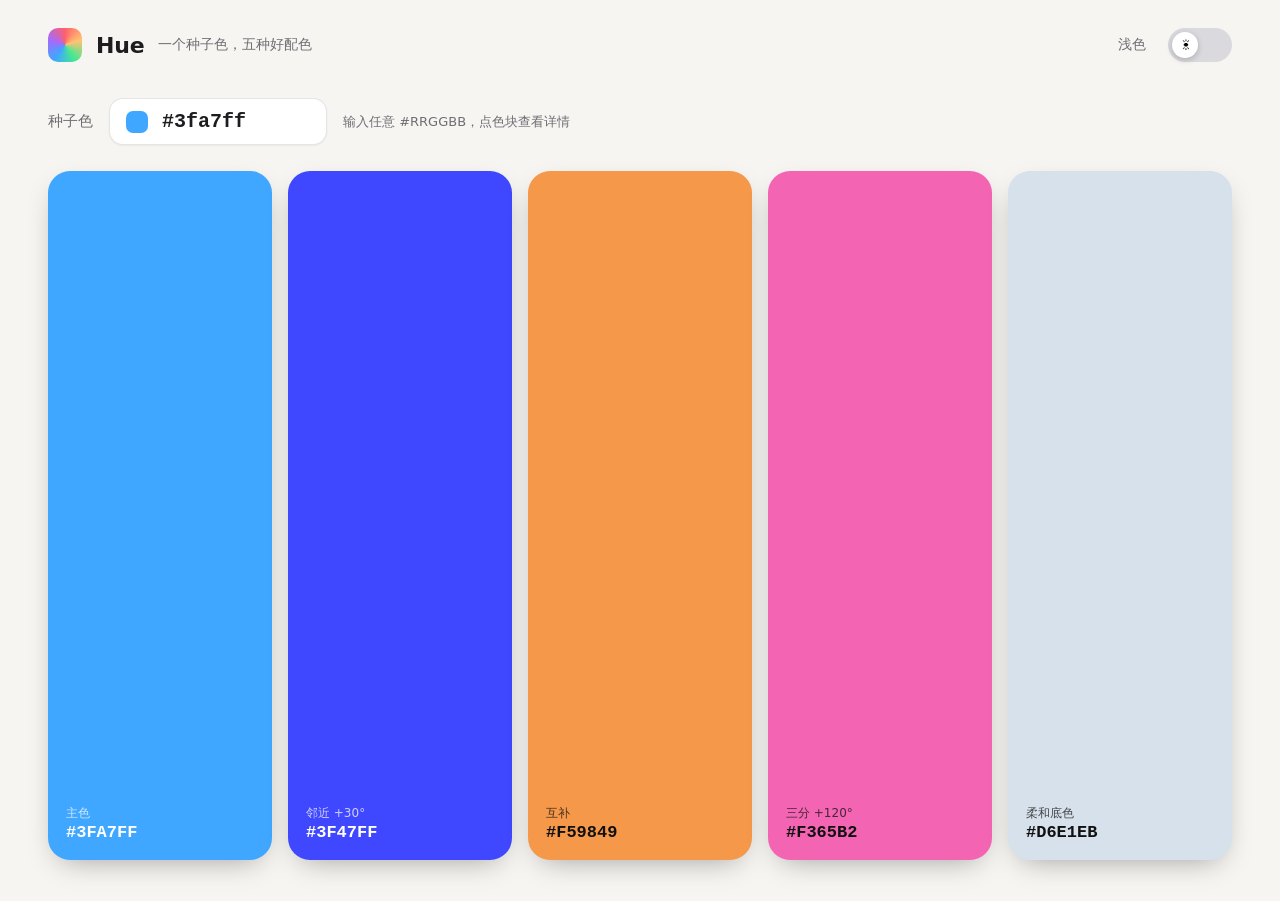
<file: demo-app/index.html>
<!doctype html>
<html lang="zh-CN">
<head>
<meta charset="utf-8">
<meta name="viewport" content="width=device-width, initial-scale=1">
<title>Hue · 调色板生成器</title>
<!--
  演示用的小工具（单文件、零依赖）：输入一个种子色，生成 5 色调色板。
  交互：
    1. 在输入框里输入十六进制颜色 → 实时重新生成调色板（input 事件）
    2. 点击色块 → 底部弹出详情面板（#sheet.open，0.25 s 过渡），Esc 或 × 关闭
    3. 右上角深色开关（.switch.on，旋钮 transform 0.3 s 过渡；过渡结束时 body[data-settled] 更新）
-->
<style>
  :root {
    --font: system-ui, -apple-system, "Segoe UI", sans-serif;
    --bg: #f6f5f2; --fg: #1d1d1f; --muted: #6e6e73; --panel: #fff; --line: #0000001a;
  }
  body.dark { --bg: #121216; --fg: #f4f4f6; --muted: #9a9aa2; --panel: #1d1d23; --line: #ffffff1f; }
  * { box-sizing: border-box; }
  html, body { margin: 0; height: 100%; }
  body {
    font-family: var(--font); background: var(--bg); color: var(--fg);
    transition: background .4s ease, color .4s ease;
    display: flex; flex-direction: column; overflow: hidden; user-select: none;
  }
  header { display: flex; align-items: center; gap: 14px; padding: 28px 48px; }
  .logo { width: 34px; height: 34px; border-radius: 10px; background: conic-gradient(#ff5f6d, #ffc371, #47e891, #3fa7ff, #a26bff, #ff5f6d); }
  header h1 { margin: 0; font-size: 22px; font-weight: 800; letter-spacing: -.01em; }
  header .sub { color: var(--muted); font-size: 14px; }
  .spacer { flex: 1; }
  .switch {
    position: relative; width: 64px; height: 34px; border-radius: 17px; border: 0; cursor: pointer;
    background: #d9d9de; transition: background .3s ease;
  }
  .switch .knob {
    position: absolute; left: 4px; top: 4px; width: 26px; height: 26px; border-radius: 50%; background: #fff;
    box-shadow: 0 2px 6px #0003; transition: transform .3s cubic-bezier(.3, .7, .2, 1); will-change: transform;
    display: grid; place-items: center; font-size: 14px;
  }
  .switch.on { background: #5b5bf0; }
  .switch.on .knob { transform: translateX(30px); }
  .modeLabel { font-size: 14px; color: var(--muted); width: 36px; }

  main { flex: 1; display: flex; flex-direction: column; padding: 8px 48px 40px; gap: 26px; }
  .seedRow { display: flex; align-items: center; gap: 16px; }
  .seedRow label { font-size: 15px; color: var(--muted); }
  .seedBox {
    display: flex; align-items: center; gap: 12px; background: var(--panel); border: 1px solid var(--line);
    border-radius: 14px; padding: 10px 16px; box-shadow: 0 1px 2px #0000000d; transition: background .4s ease;
  }
  .seedBox .dot { width: 22px; height: 22px; border-radius: 7px; background: var(--seed, #3fa7ff); }
  #seed {
    font: 600 20px/1 "JetBrains Mono", ui-monospace, monospace; width: 150px; border: 0; outline: 0;
    background: transparent; color: var(--fg); text-transform: lowercase;
  }
  .hint { font-size: 13px; color: var(--muted); }

  #palette { flex: 1; display: grid; grid-template-columns: repeat(5, 1fr); gap: 16px; min-height: 0; }
  .sw {
    position: relative; border-radius: 22px; background: var(--c); cursor: pointer; overflow: hidden;
    box-shadow: 0 10px 30px -12px #0006; transition: background .35s ease, transform .2s ease;
  }
  .sw:hover { transform: translateY(-4px); }
  .sw .meta {
    position: absolute; left: 18px; bottom: 16px; font: 600 17px/1.3 "JetBrains Mono", ui-monospace, monospace;
    color: var(--ink); text-transform: uppercase;
  }
  .sw .meta small { display: block; font: 500 12px/1.4 var(--font); opacity: .75; text-transform: none; }

  #sheet {
    position: absolute; left: 50%; bottom: 36px; width: 560px; margin-left: -280px;
    background: var(--panel); color: var(--fg); border-radius: 22px; border: 1px solid var(--line);
    box-shadow: 0 30px 80px -20px #0008; padding: 22px 24px; display: flex; gap: 20px; align-items: center;
    opacity: 0; transform: translateY(40px) scale(.96); pointer-events: none;
    transition: opacity .25s ease, transform .25s cubic-bezier(.2, .8, .2, 1);
  }
  #sheet.open { opacity: 1; transform: none; pointer-events: auto; }
  #sheet .big { width: 96px; height: 96px; border-radius: 18px; background: var(--c); flex: none; }
  #sheet h3 { margin: 0 0 6px; font: 700 26px/1.1 "JetBrains Mono", ui-monospace, monospace; text-transform: uppercase; }
  #sheet p { margin: 2px 0; font-size: 14px; color: var(--muted); }
  #sheet .copied { display: inline-block; margin-top: 8px; font-size: 13px; font-weight: 600; color: #fff; background: #1f9d55; border-radius: 8px; padding: 4px 10px; }
  #sheet .close { position: absolute; right: 14px; top: 10px; border: 0; background: none; color: var(--muted); font-size: 22px; cursor: pointer; }
</style>
</head>
<body>
  <header>
    <div class="logo"></div>
    <h1>Hue</h1><span class="sub">一个种子色，五种好配色</span>
    <div class="spacer"></div>
    <span class="modeLabel" id="modeLabel">浅色</span>
    <button class="switch" id="mode" aria-label="深色模式"><span class="knob">☀︎</span></button>
  </header>
  <main>
    <div class="seedRow">
      <label for="seed">种子色</label>
      <div class="seedBox"><span class="dot"></span><input id="seed" value="#3fa7ff" maxlength="7" spellcheck="false" autocomplete="off"></div>
      <span class="hint">输入任意 #RRGGBB，点色块查看详情</span>
    </div>
    <section id="palette"></section>
  </main>
  <div id="sheet" role="dialog">
    <div class="big"></div>
    <div><h3 id="sheetHex"></h3><p id="sheetRgb"></p><p id="sheetHsl"></p><span class="copied">已复制到剪贴板</span></div>
    <button class="close" aria-label="关闭">×</button>
  </div>
<script>
(() => {
  const $ = s => document.querySelector(s);
  const NAMES = ['主色', '邻近 +30°', '互补', '三分 +120°', '柔和底色'];

  const hexToRgb = h => { const n = parseInt(h.slice(1), 16); return [n >> 16 & 255, n >> 8 & 255, n & 255]; };
  const rgbToHex = (r, g, b) => '#' + [r, g, b].map(v => Math.round(v).toString(16).padStart(2, '0')).join('');
  function rgbToHsl(r, g, b) {
    r /= 255; g /= 255; b /= 255;
    const mx = Math.max(r, g, b), mn = Math.min(r, g, b), l = (mx + mn) / 2, d = mx - mn;
    if (!d) return [0, 0, l * 100];
    const s = d / (1 - Math.abs(2 * l - 1));
    let h = mx === r ? ((g - b) / d) % 6 : mx === g ? (b - r) / d + 2 : (r - g) / d + 4;
    return [(h * 60 + 360) % 360, s * 100, l * 100];
  }
  function hslToHex(h, s, l) {
    s /= 100; l /= 100;
    const k = n => (n + h / 30) % 12, a = s * Math.min(l, 1 - l);
    const f = n => l - a * Math.max(-1, Math.min(k(n) - 3, 9 - k(n), 1));
    return rgbToHex(f(0) * 255, f(8) * 255, f(4) * 255);
  }
  const ink = hex => { const [r, g, b] = hexToRgb(hex); return (r * .299 + g * .587 + b * .114) > 150 ? '#111' : '#fff'; };

  function palette(seed) {
    const [h, s, l] = rgbToHsl(...hexToRgb(seed));
    return [
      seed,
      hslToHex((h + 30) % 360, s, l),
      hslToHex((h + 180) % 360, s * .9, l),
      hslToHex((h + 120) % 360, s * .85, Math.min(l + 5, 80)),
      hslToHex(h, Math.max(s * .35, 8), 88),
    ];
  }

  const pal = $('#palette');
  for (let i = 0; i < 5; i++) {
    const el = document.createElement('div');
    el.className = 'sw';
    el.innerHTML = `<div class="meta"><small>${NAMES[i]}</small><span></span></div>`;
    el.addEventListener('click', () => openSheet(el.dataset.hex));
    pal.appendChild(el);
  }
  function render(seed) {
    document.documentElement.style.setProperty('--seed', seed);
    palette(seed).forEach((hex, i) => {
      const el = pal.children[i];
      el.dataset.hex = hex;
      el.style.setProperty('--c', hex);
      el.style.setProperty('--ink', ink(hex));
      el.querySelector('.meta span').textContent = hex;
    });
  }

  $('#seed').addEventListener('input', e => {
    const v = e.target.value.trim().toLowerCase();
    if (/^#[0-9a-f]{6}$/.test(v)) render(v);
  });

  const sheet = $('#sheet');
  function openSheet(hex) {
    const [r, g, b] = hexToRgb(hex), [h, s, l] = rgbToHsl(r, g, b);
    sheet.style.setProperty('--c', hex);
    $('#sheetHex').textContent = hex;
    $('#sheetRgb').textContent = `RGB ${r}, ${g}, ${b}`;
    $('#sheetHsl').textContent = `HSL ${Math.round(h)}°, ${Math.round(s)}%, ${Math.round(l)}%`;
    navigator.clipboard?.writeText(hex).catch(() => {});
    sheet.classList.add('open');
  }
  const closeSheet = () => sheet.classList.remove('open');
  sheet.querySelector('.close').addEventListener('click', closeSheet);
  document.addEventListener('keydown', e => { if (e.key === 'Escape') closeSheet(); });

  const mode = $('#mode'), knob = mode.querySelector('.knob');
  mode.addEventListener('click', () => {
    const on = mode.classList.toggle('on');
    document.body.classList.toggle('dark', on);
    knob.textContent = on ? '☾' : '☀︎';
    $('#modeLabel').textContent = on ? '深色' : '浅色';
  });
  // 旋钮过渡结束时记录当前模式（导演页据此判断过渡是否跟随虚拟时间）
  knob.addEventListener('transitionend', e => { if (e.propertyName === 'transform') document.body.dataset.settled = mode.classList.contains('on') ? 'dark' : 'light'; });

  render($('#seed').value);
})();
</script>
</body>
</html>
</file>
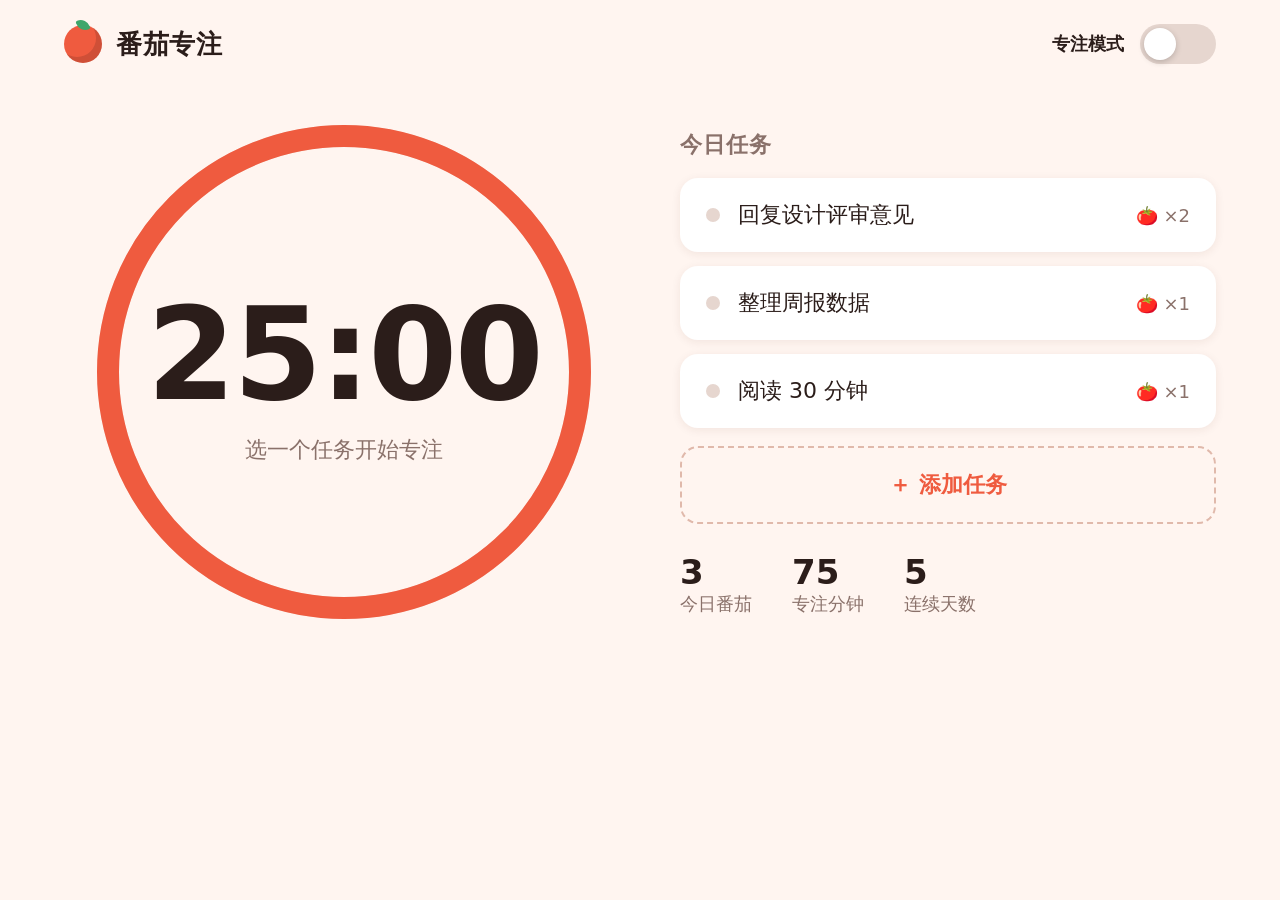
<file: demo-app2/index.html>
<!doctype html>
<html lang="zh-CN">
<head>
<meta charset="utf-8">
<meta name="viewport" content="width=device-width, initial-scale=1">
<title>番茄专注 · Tomato Focus</title>
<!--
  单文件、零依赖的番茄钟。设计尺寸 1440×810，不出现滚动条。
  交互：
    1. 点击「＋ 添加任务」→ 弹出 #modal（加 .open，0.25 s 缩放过渡）
    2. 在弹窗输入框里输入任务名，回车 → 任务出现在列表里并设为当前任务
    3. 点击「专注模式」开关 → .switch 加 .on，旋钮 0.3 s transform 过渡；
       过渡结束时写 body.dataset.settled = 'on' / 'off'（供宣传片导演页观察），同时开始倒计时
-->
<style>
  :root {
    --font: system-ui, "PingFang SC", sans-serif;
    --bg: #fff5f0; --ink: #2b1d1a; --muted: #8a716a; --tomato: #ef5b3f; --leaf: #3fa66b; --card: #ffffff;
  }
  * { box-sizing: border-box; }
  html, body { margin: 0; height: 100%; overflow: hidden; }
  body {
    font-family: var(--font); color: var(--ink); background: var(--bg);
    transition: background .6s ease; user-select: none;
  }
  body.focus { background: #221614; color: #fbeee9; --muted: #b59890; --card: #2f201d; }
  header { display: flex; align-items: center; justify-content: space-between; height: 88px; padding: 0 64px; }
  .logo { display: flex; align-items: center; gap: 14px; font-size: 26px; font-weight: 800; letter-spacing: .02em; }
  .logo i { width: 38px; height: 38px; border-radius: 50%; background: var(--tomato); position: relative; box-shadow: inset -6px -6px 0 #0002; }
  .logo i::after { content: ""; position: absolute; left: 13px; top: -6px; width: 12px; height: 12px; border-radius: 2px 10px; background: var(--leaf); transform: rotate(-20deg); }
  .toggle { display: flex; align-items: center; gap: 16px; font-size: 18px; font-weight: 600; cursor: pointer; }
  .switch { width: 76px; height: 40px; border-radius: 20px; background: #e6d6cf; position: relative; transition: background .3s ease; }
  .switch .knob {
    position: absolute; left: 4px; top: 4px; width: 32px; height: 32px; border-radius: 50%; background: #fff;
    box-shadow: 0 2px 6px #0003; transition: transform .3s cubic-bezier(.3, 1.4, .5, 1); will-change: transform;
  }
  .switch.on { background: var(--tomato); }
  .switch.on .knob { transform: translateX(36px); }

  main { display: grid; grid-template-columns: 560px 1fr; gap: 56px; padding: 24px 64px 0; }
  .dial { position: relative; width: 520px; height: 520px; margin: 0 auto; }
  .dial svg { position: absolute; inset: 0; transform: rotate(-90deg); }
  .dial circle { fill: none; stroke-width: 22; }
  .dial .track { stroke: #f1ddd5; transition: stroke .6s; }
  body.focus .dial .track { stroke: #3a2824; }
  .dial .prog { stroke: var(--tomato); stroke-linecap: round; transition: stroke-dashoffset .9s linear; }
  .dial .readout { position: absolute; inset: 0; display: flex; flex-direction: column; align-items: center; justify-content: center; }
  .time { font-size: 128px; font-weight: 800; letter-spacing: -.02em; font-variant-numeric: tabular-nums; }
  .now { margin-top: 6px; font-size: 22px; color: var(--muted); max-width: 380px; text-align: center; white-space: nowrap; overflow: hidden; text-overflow: ellipsis; }
  .now b { color: inherit; }

  .panel h2 { margin: 18px 0 18px; font-size: 22px; letter-spacing: .04em; color: var(--muted); font-weight: 700; }
  .tasks { list-style: none; margin: 0; padding: 0; display: flex; flex-direction: column; gap: 14px; }
  .tasks li {
    display: flex; align-items: center; gap: 18px; padding: 22px 26px; border-radius: 18px; background: var(--card);
    font-size: 22px; box-shadow: 0 2px 10px #5a2a1a14; transition: background .6s, transform .3s;
  }
  .tasks li .dot { width: 14px; height: 14px; border-radius: 50%; background: #e6d6cf; }
  .tasks li .n { margin-left: auto; font-size: 18px; color: var(--muted); }
  .tasks li.current { outline: 3px solid var(--tomato); }
  .tasks li.current .dot { background: var(--tomato); }
  .tasks li.new { animation: slideIn .35s ease-out; }
  @keyframes slideIn { from { opacity: 0; transform: translateY(-14px); } }
  .add {
    margin-top: 18px; width: 100%; padding: 22px; border: 2px dashed #e0b9ab; border-radius: 18px; background: transparent;
    color: var(--tomato); font: 700 22px var(--font); cursor: pointer;
  }
  .stats { display: flex; gap: 40px; margin-top: 28px; font-size: 18px; color: var(--muted); }
  .stats b { display: block; font-size: 34px; color: var(--ink); }
  body.focus .stats b { color: #fbeee9; }

  #scrim { position: fixed; inset: 0; background: #2b1d1a66; opacity: 0; pointer-events: none; transition: opacity .25s; }
  #modal {
    position: fixed; left: 50%; top: 50%; width: 620px; margin: -150px 0 0 -310px; padding: 36px 40px; border-radius: 26px;
    background: #fff; color: var(--ink); box-shadow: 0 30px 80px #2b1d1a55;
    z-index: 10; opacity: 0; transform: scale(.9); pointer-events: none; transition: opacity .25s, transform .25s cubic-bezier(.2, .9, .3, 1.2);
  }
  #modal.open { opacity: 1; transform: none; pointer-events: auto; }
  #modal.open ~ #scrim, body.modal #scrim { opacity: 1; pointer-events: auto; }
  #modal h3 { margin: 0 0 20px; font-size: 26px; }
  #modal input {
    width: 100%; padding: 18px 20px; border: 2px solid #f1ddd5; border-radius: 14px; font: 500 26px var(--font); color: var(--ink); outline: none;
  }
  #modal input:focus { border-color: var(--tomato); }
  #modal .hint { margin-top: 14px; font-size: 16px; color: #8a716a; }
  #modal .row { display: flex; gap: 12px; margin-top: 16px; }
  #modal .pill { padding: 8px 16px; border-radius: 999px; background: #fff0ea; color: var(--tomato); font-size: 16px; font-weight: 600; }
</style>
</head>
<body>
  <header>
    <div class="logo"><i></i>番茄专注</div>
    <label class="toggle" id="focusToggle">专注模式 <div class="switch" id="switch"><div class="knob"></div></div></label>
  </header>
  <main>
    <section class="dial">
      <svg viewBox="0 0 520 520"><circle class="track" cx="260" cy="260" r="236"/><circle class="prog" id="prog" cx="260" cy="260" r="236"/></svg>
      <div class="readout">
        <div class="time" id="time">25:00</div>
        <div class="now" id="now">选一个任务开始专注</div>
      </div>
    </section>
    <section class="panel">
      <h2>今日任务</h2>
      <ul class="tasks" id="tasks">
        <li><span class="dot"></span>回复设计评审意见<span class="n">🍅 ×2</span></li>
        <li><span class="dot"></span>整理周报数据<span class="n">🍅 ×1</span></li>
        <li><span class="dot"></span>阅读 30 分钟<span class="n">🍅 ×1</span></li>
      </ul>
      <button class="add" id="add">＋ 添加任务</button>
      <div class="stats"><div><b id="done">3</b>今日番茄</div><div><b>75</b>专注分钟</div><div><b>5</b>连续天数</div></div>
    </section>
  </main>
  <div id="modal" role="dialog">
    <h3>新任务</h3>
    <input id="taskInput" placeholder="今天要专注什么？" autocomplete="off">
    <div class="row"><span class="pill">🍅 ×1</span><span class="pill">今天</span><span class="pill">高优先级</span></div>
    <div class="hint">回车添加 · Esc 取消</div>
  </div>
  <div id="scrim"></div>
<script>
  const $ = s => document.querySelector(s);
  const TOTAL = 25 * 60;
  const C = 2 * Math.PI * 236;
  let left = TOTAL, timer = null;
  const prog = $('#prog');
  prog.style.strokeDasharray = C;
  const render = () => {
    $('#time').textContent = `${String(Math.floor(left / 60)).padStart(2, '0')}:${String(left % 60).padStart(2, '0')}`;
    prog.style.strokeDashoffset = C * (1 - left / TOTAL);
  };
  render();

  // 1. 弹窗
  const modal = $('#modal'), input = $('#taskInput');
  const openModal = () => { modal.classList.add('open'); input.value = ''; input.focus(); };
  const closeModal = () => { modal.classList.remove('open'); input.blur(); };
  $('#add').addEventListener('click', openModal);
  $('#scrim').addEventListener('click', closeModal);

  // 2. 输入任务：实时预览到表盘下方，回车加入列表
  input.addEventListener('input', () => { $('#now').innerHTML = input.value ? `正在输入：<b>${input.value.replace(/</g, '&lt;')}</b>` : '选一个任务开始专注'; });
  document.addEventListener('keydown', e => {
    if (!modal.classList.contains('open')) return;
    if (e.key === 'Escape') return closeModal();
    if (e.key !== 'Enter' || !input.value.trim()) return;
    document.querySelectorAll('.tasks li').forEach(li => li.classList.remove('current'));
    const li = document.createElement('li');
    li.className = 'new current';
    li.innerHTML = `<span class="dot"></span>${input.value.trim().replace(/</g, '&lt;')}<span class="n">🍅 ×1</span>`;
    $('#tasks').prepend(li);
    $('#now').innerHTML = `当前任务：<b>${input.value.trim().replace(/</g, '&lt;')}</b>`;
    closeModal();
  });
  $('#tasks').addEventListener('click', e => {
    const li = e.target.closest('li'); if (!li) return;
    document.querySelectorAll('.tasks li').forEach(x => x.classList.toggle('current', x === li));
    $('#now').innerHTML = `当前任务：<b>${li.firstChild.nextSibling.textContent}</b>`;
  });

  // 3. 专注模式开关：旋钮 0.3 s 过渡，结束时写 body.dataset.settled，并启动 / 暂停倒计时
  const sw = $('#switch');
  $('#focusToggle').addEventListener('click', e => {
    e.preventDefault();
    const on = !sw.classList.contains('on');
    sw.classList.toggle('on', on);
    document.body.classList.toggle('focus', on);
    delete document.body.dataset.settled;
    clearInterval(timer); timer = null;
    if (on) timer = setInterval(() => { if (left > 0) { left--; render(); } }, 1000);
  });
  sw.querySelector('.knob').addEventListener('transitionend', e => {
    if (e.propertyName === 'transform') document.body.dataset.settled = sw.classList.contains('on') ? 'on' : 'off';
  });
</script>
</body>
</html>
</file>
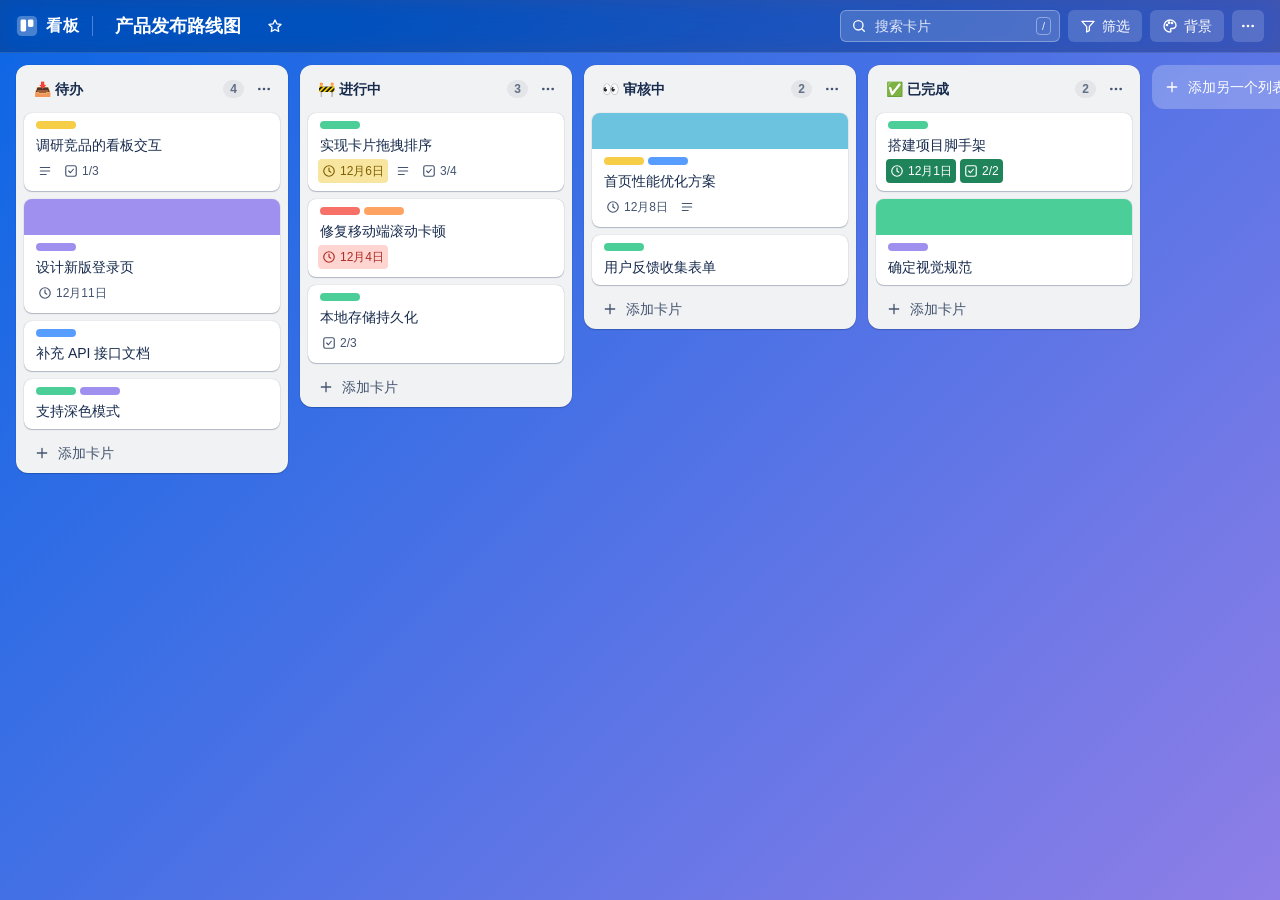
<file: trello/index.html>
<!doctype html>
<html lang="zh-CN">
<head>
  <meta charset="utf-8">
  <meta name="viewport" content="width=device-width, initial-scale=1">
  <title>看板</title>
  <style>
/* ========== 设计令牌 ========== */
:root {
  --font: -apple-system, BlinkMacSystemFont, "Segoe UI", "PingFang SC", "Hiragino Sans GB",
          "Microsoft YaHei", Roboto, "Helvetica Neue", Arial, sans-serif;

  --text: #172b4d;
  --text-subtle: #44546f;
  --text-subtlest: #626f86;

  --list-bg: #f1f2f4;
  --card-bg: #ffffff;
  --surface: #ffffff;
  --modal-bg: #f1f2f4;
  --sunken: #f7f8f9;

  --neutral: #091e420f;
  --neutral-hover: #091e4224;
  --neutral-pressed: #091e424f;
  --border: #091e4224;
  --input-border: #8590a2;

  --primary: #0c66e4;
  --primary-hover: #0055cc;
  --on-primary: #ffffff;
  --danger: #c9372c;
  --danger-hover: #ae2e24;
  --success: #1f845a;

  --red-bg: #ffd5d2;
  --red-fg: #ae2e24;
  --yellow-bg: #f8e6a0;
  --yellow-fg: #7f5f01;
  --green-bg: #1f845a;
  --green-fg: #ffffff;

  --shadow-card: 0 1px 1px #091e4240, 0 0 1px #091e424f;
  --shadow-overlay: 0 8px 12px #091e4226, 0 0 1px #091e424f;
  --shadow-drag: 0 20px 32px -8px #091e4266, 0 0 1px #091e424f;
  --placeholder: #091e421f;
  --overlay: rgba(9, 14, 25, .6);

  --radius: 12px;
  color-scheme: light;
}

@media (prefers-color-scheme: dark) {
  :root:not([data-theme="light"]) {
    --text: #b6c2cf;
    --text-subtle: #9fadbc;
    --text-subtlest: #8c9bab;
    --list-bg: #101204;
    --card-bg: #22272b;
    --surface: #282e33;
    --modal-bg: #323940;
    --sunken: #1d2125;
    --neutral: #a1bdd914;
    --neutral-hover: #a6c5e229;
    --neutral-pressed: #bfdbf847;
    --border: #a6c5e229;
    --input-border: #738496;
    --primary: #579dff;
    --primary-hover: #85b8ff;
    --on-primary: #1d2125;
    --danger: #f87168;
    --danger-hover: #fd9891;
    --success: #4bce97;
    --red-bg: #5d1f1a;
    --red-fg: #fd9891;
    --yellow-bg: #533f04;
    --yellow-fg: #f5cd47;
    --green-bg: #4bce97;
    --green-fg: #1d2125;
    --shadow-card: 0 1px 1px #03040480, 0 0 1px #03040480;
    --shadow-overlay: 0 8px 12px #0304045c, 0 0 1px #03040480;
    --shadow-drag: 0 20px 32px -8px #030404a0, 0 0 1px #03040480;
    --placeholder: #a1bdd91f;
    color-scheme: dark;
  }
}

:root[data-theme="dark"] {
  --text: #b6c2cf;
  --text-subtle: #9fadbc;
  --text-subtlest: #8c9bab;
  --list-bg: #101204;
  --card-bg: #22272b;
  --surface: #282e33;
  --modal-bg: #323940;
  --sunken: #1d2125;
  --neutral: #a1bdd914;
  --neutral-hover: #a6c5e229;
  --neutral-pressed: #bfdbf847;
  --border: #a6c5e229;
  --input-border: #738496;
  --primary: #579dff;
  --primary-hover: #85b8ff;
  --on-primary: #1d2125;
  --danger: #f87168;
  --danger-hover: #fd9891;
  --success: #4bce97;
  --red-bg: #5d1f1a;
  --red-fg: #fd9891;
  --yellow-bg: #533f04;
  --yellow-fg: #f5cd47;
  --green-bg: #4bce97;
  --green-fg: #1d2125;
  --shadow-card: 0 1px 1px #03040480, 0 0 1px #03040480;
  --shadow-overlay: 0 8px 12px #0304045c, 0 0 1px #03040480;
  --shadow-drag: 0 20px 32px -8px #030404a0, 0 0 1px #03040480;
  --placeholder: #a1bdd91f;
  color-scheme: dark;
}

/* ========== 基础 ========== */
*, *::before, *::after { box-sizing: border-box; }
[hidden] { display: none !important; }

html, body { height: 100%; }

body {
  margin: 0;
  display: flex;
  flex-direction: column;
  overflow: hidden;
  font-family: var(--font);
  font-size: 14px;
  line-height: 20px;
  color: var(--text);
  background: #0c66e4;
  background: var(--board-bg, #0c66e4);
  background-size: cover;
  background-attachment: fixed;
  -webkit-font-smoothing: antialiased;
  transition: background .4s ease;
}

button { font: inherit; color: inherit; cursor: pointer; border: 0; background: none; padding: 0; }
button:disabled { cursor: not-allowed; opacity: .5; }
input, textarea, select { font: inherit; color: var(--text); }
svg { flex-shrink: 0; }
:focus-visible { outline: 2px solid var(--primary); outline-offset: 2px; }

/* ========== 顶栏 ========== */
.topbar {
  position: relative;
  z-index: 5;
  display: flex;
  align-items: center;
  gap: 8px;
  padding: 10px 16px;
  color: #fff;
  background: rgba(0, 0, 0, .26);
  -webkit-backdrop-filter: blur(10px) saturate(150%);
  backdrop-filter: blur(10px) saturate(150%);
  border-bottom: 1px solid rgba(255, 255, 255, .12);
}

.brand {
  display: flex;
  align-items: center;
  gap: 8px;
  font-weight: 700;
  font-size: 16px;
  letter-spacing: 1px;
}

.divider { width: 1px; height: 20px; background: rgba(255, 255, 255, .3); margin: 0 4px; }

.board-title {
  margin: 0;
  max-width: 40vw;
  padding: 0 10px;
  border-radius: 6px;
  font-size: 18px;
  font-weight: 700;
  line-height: 32px;
  white-space: nowrap;
  overflow: hidden;
  text-overflow: ellipsis;
  cursor: pointer;
  transition: background .15s;
}
.board-title:hover { background: rgba(255, 255, 255, .2); }

.board-title-input {
  height: 32px;
  width: min(360px, 60vw);
  padding: 0 10px;
  border: 2px solid #85b8ff;
  border-radius: 6px;
  outline: 0;
  font-size: 18px;
  font-weight: 700;
  color: #172b4d;
  background: #fff;
}

.spacer { flex: 1; }

.top-btn {
  display: inline-flex;
  align-items: center;
  gap: 6px;
  height: 32px;
  padding: 0 12px;
  border-radius: 6px;
  color: #fff;
  font-weight: 500;
  background: rgba(255, 255, 255, .16);
  transition: background .15s, color .15s;
}
.top-btn:hover { background: rgba(255, 255, 255, .3); }
.top-btn.icon { width: 32px; padding: 0; justify-content: center; }
.top-btn.active { background: #fff; color: #172b4d; }

.star-btn { background: transparent; }
.star-btn svg { transition: transform .2s cubic-bezier(.3, 1.6, .5, 1); }
.star-btn.on { color: #f5cd47; }
.star-btn.on svg { fill: currentColor; transform: scale(1.15); }

.count-badge {
  min-width: 18px;
  padding: 0 5px;
  border-radius: 9px;
  font-size: 11px;
  font-weight: 700;
  line-height: 18px;
  text-align: center;
  color: #0c66e4;
  background: #fff;
}
.top-btn.active .count-badge { color: #fff; background: #0c66e4; }

.search {
  display: flex;
  align-items: center;
  gap: 6px;
  width: 220px;
  height: 32px;
  padding: 0 8px 0 10px;
  border-radius: 6px;
  border: 1px solid rgba(255, 255, 255, .3);
  background: rgba(255, 255, 255, .16);
  cursor: text;
  transition: width .2s ease, background .15s, color .15s;
}
.search:focus-within { width: 280px; background: #fff; color: #44546f; border-color: #fff; }
.search input {
  flex: 1;
  min-width: 0;
  border: 0;
  outline: 0;
  color: inherit;
  background: transparent;
}
.search input::placeholder { color: rgba(255, 255, 255, .85); }
.search:focus-within input { color: #172b4d; }
.search:focus-within input::placeholder { color: #626f86; }
.search input::-webkit-search-cancel-button { cursor: pointer; }
.kbd {
  padding: 0 5px;
  border: 1px solid rgba(255, 255, 255, .45);
  border-radius: 4px;
  font-family: inherit;
  font-size: 11px;
  line-height: 16px;
  opacity: .85;
}
.search:focus-within .kbd { display: none; }

/* ========== 筛选提示条 ========== */
.filter-bar {
  display: flex;
  align-items: center;
  justify-content: center;
  gap: 10px;
  padding: 6px 16px;
  font-size: 13px;
  color: #fff;
  background: rgba(0, 0, 0, .38);
  animation: slideDown .2s ease;
}
.filter-bar button { color: #fff; font-weight: 600; text-decoration: underline; text-underline-offset: 3px; }
@keyframes slideDown { from { opacity: 0; transform: translateY(-6px); } }

/* ========== 画布与看板 ========== */
.canvas {
  position: relative;
  flex: 1;
  overflow-x: auto;
  overflow-y: hidden;
  scrollbar-width: thin;
  scrollbar-color: rgba(255, 255, 255, .45) rgba(0, 0, 0, .15);
}
.canvas::-webkit-scrollbar { height: 12px; }
.canvas::-webkit-scrollbar-track { background: rgba(0, 0, 0, .15); }
.canvas::-webkit-scrollbar-thumb { background: rgba(255, 255, 255, .45); border-radius: 6px; border: 3px solid transparent; background-clip: padding-box; }

.board {
  display: flex;
  align-items: flex-start;
  gap: 12px;
  width: max-content;
  height: 100%;
  padding: 12px 16px 16px;
}

/* ========== 列表 ========== */
.list {
  display: flex;
  flex-direction: column;
  flex: 0 0 272px;
  width: 272px;
  max-height: 100%;
  padding-bottom: 4px;
  border-radius: var(--radius);
  background: var(--list-bg);
  box-shadow: var(--shadow-card);
}

.list-header {
  display: flex;
  align-items: flex-start;
  gap: 4px;
  padding: 8px 8px 4px;
  cursor: grab;
  touch-action: pan-x;
}

.list-title {
  flex: 1;
  min-width: 0;
  margin: 0;
  padding: 6px 8px 6px 10px;
  border-radius: 8px;
  font-size: 14px;
  font-weight: 600;
  line-height: 20px;
  overflow-wrap: anywhere;
  user-select: none;
  -webkit-user-select: none;
}

.list-title-input {
  flex: 1;
  min-width: 0;
  padding: 4px 8px;
  border: 2px solid var(--primary);
  border-radius: 8px;
  outline: 0;
  resize: none;
  overflow: hidden;
  font-size: 14px;
  font-weight: 600;
  line-height: 20px;
  background: var(--surface);
}

.list-count {
  margin-top: 7px;
  padding: 0 7px;
  border-radius: 9px;
  font-size: 12px;
  font-weight: 600;
  line-height: 18px;
  color: var(--text-subtlest);
  background: var(--neutral);
  user-select: none;
}

.icon-btn {
  display: inline-flex;
  align-items: center;
  justify-content: center;
  flex-shrink: 0;
  width: 32px;
  height: 32px;
  border-radius: 8px;
  color: var(--text-subtle);
  transition: background .12s, color .12s;
}
.icon-btn:hover { background: var(--neutral-hover); color: var(--text); }

.list-cards {
  display: flex;
  flex-direction: column;
  gap: 8px;
  flex: 1 1 auto;
  min-height: 4px;
  padding: 4px 8px;
  overflow-x: hidden;
  overflow-y: auto;
  scrollbar-width: thin;
  scrollbar-color: var(--neutral-hover) transparent;
}
.list-cards::-webkit-scrollbar { width: 8px; }
.list-cards::-webkit-scrollbar-thumb { background: var(--neutral-hover); border-radius: 4px; }

.list-footer { padding: 4px 8px 0; }

.add-card-btn {
  display: flex;
  align-items: center;
  gap: 8px;
  width: 100%;
  padding: 6px 8px 6px 10px;
  border-radius: 8px;
  font-weight: 500;
  text-align: left;
  color: var(--text-subtle);
  transition: background .12s, color .12s;
}
.add-card-btn:hover { background: var(--neutral-hover); color: var(--text); }

/* ========== 卡片 ========== */
.card {
  position: relative;
  flex-shrink: 0;
  overflow: hidden;
  border-radius: 8px;
  background: var(--card-bg);
  box-shadow: var(--shadow-card);
  cursor: pointer;
  outline: 2px solid transparent;
  outline-offset: -2px;
  user-select: none;
  -webkit-user-select: none;
  -webkit-touch-callout: none;
  transition: outline-color .12s;
}
.card:hover, .card:focus-visible { outline-color: var(--primary); }
.card.is-hidden { display: none; }

.card-cover { height: 36px; }

.card-body { padding: 8px 12px 4px; }

.card-labels { display: flex; flex-wrap: wrap; gap: 4px; margin-bottom: 6px; }

.card-label {
  display: inline-block;
  min-width: 40px;
  max-width: 100%;
  height: 8px;
  padding: 0;
  border-radius: 4px;
  font-size: 0;
  font-weight: 600;
  line-height: 16px;
  white-space: nowrap;
  overflow: hidden;
  text-overflow: ellipsis;
  color: var(--lf);
  background: var(--lb);
  transition: height .15s ease, padding .15s ease, filter .12s;
}
.card-label:hover { filter: brightness(.9); }
.board.labels-expanded .card-label { height: 16px; padding: 0 8px; font-size: 12px; }

.card-title { margin-bottom: 4px; overflow-wrap: anywhere; }

.card-badges { display: flex; flex-wrap: wrap; align-items: center; gap: 4px; margin: 0 0 4px -2px; }

.badge {
  display: inline-flex;
  align-items: center;
  gap: 4px;
  height: 24px;
  padding: 0 4px;
  border-radius: 4px;
  font-size: 12px;
  color: var(--text-subtle);
}
.badge svg { width: 14px; height: 14px; }
.badge.due { cursor: pointer; transition: filter .12s, background .12s; }
.badge.due:hover { background: var(--neutral-hover); }
.badge.due.overdue { color: var(--red-fg); background: var(--red-bg); }
.badge.due.soon { color: var(--yellow-fg); background: var(--yellow-bg); }
.badge.due.done, .badge.complete { color: var(--green-fg); background: var(--green-bg); }
.badge.due.overdue:hover, .badge.due.soon:hover, .badge.due.done:hover { filter: brightness(.95); }

.card-new { animation: cardIn .28s cubic-bezier(.2, .8, .2, 1); }
@keyframes cardIn { from { opacity: 0; transform: translateY(-6px) scale(.97); } }

/* ========== 新卡片 / 新列表表单 ========== */
.composer { display: flex; flex-direction: column; gap: 8px; flex-shrink: 0; }
.composer-input {
  width: 100%;
  min-height: 60px;
  padding: 8px 12px;
  border: 0;
  border-radius: 8px;
  outline: 0;
  resize: none;
  line-height: 20px;
  background: var(--card-bg);
  box-shadow: var(--shadow-card);
}
.composer-input:focus { box-shadow: inset 0 0 0 2px var(--primary); }
.composer-actions { display: flex; align-items: center; gap: 4px; }

.add-list { flex: 0 0 272px; width: 272px; }
.add-list-btn {
  display: flex;
  align-items: center;
  gap: 8px;
  width: 100%;
  padding: 12px;
  border-radius: var(--radius);
  font-weight: 500;
  color: #fff;
  background: rgba(255, 255, 255, .24);
  -webkit-backdrop-filter: blur(4px);
  backdrop-filter: blur(4px);
  transition: background .15s;
}
.add-list-btn:hover { background: rgba(255, 255, 255, .36); }
.add-list-form {
  display: flex;
  flex-direction: column;
  gap: 8px;
  padding: 8px;
  border-radius: var(--radius);
  background: var(--list-bg);
  box-shadow: var(--shadow-card);
  animation: popIn .15s ease-out;
}

/* ========== 按钮与输入 ========== */
.btn {
  display: inline-flex;
  align-items: center;
  justify-content: center;
  flex-shrink: 0;
  gap: 6px;
  height: 32px;
  padding: 0 12px;
  border-radius: 6px;
  font-weight: 500;
  white-space: nowrap;
  color: var(--text);
  background: var(--neutral);
  transition: background .12s;
}
.btn:hover { background: var(--neutral-hover); }
.btn.primary { color: var(--on-primary); background: var(--primary); }
.btn.primary:hover { background: var(--primary-hover); }
.btn.subtle { background: transparent; }
.btn.subtle:hover { background: var(--neutral-hover); }
.btn.danger { color: var(--on-primary); background: var(--danger); }
.btn.danger:hover { background: var(--danger-hover); }
.btn.full { width: 100%; }

.text-input, .pop-input, .pop-select {
  width: 100%;
  height: 36px;
  padding: 0 12px;
  border: 1px solid var(--input-border);
  border-radius: 6px;
  outline: 0;
  background: var(--surface);
  transition: border-color .12s, box-shadow .12s;
}
.pop-select { padding: 0 8px; }
.text-input:focus, .pop-input:focus, .pop-select:focus {
  border-color: var(--primary);
  box-shadow: inset 0 0 0 1px var(--primary);
}

.mt { margin-top: 12px; }
.mt-s { margin-top: 8px; }
.muted { color: var(--text-subtle); }
.small { font-size: 12px; }
.row { display: flex; align-items: center; gap: 8px; margin-top: 8px; }
.row.between { justify-content: space-between; }

/* ========== 拖拽 ========== */
body.is-dragging, body.is-dragging * { cursor: grabbing !important; user-select: none !important; }

.drag-ghost {
  position: fixed !important;
  top: 0;
  left: 0;
  z-index: 1000;
  margin: 0;
  pointer-events: none;
  will-change: transform;
  rotate: 0deg;
  transition: rotate .16s ease, box-shadow .16s ease;
}
.drag-ghost.lifted { rotate: 4deg; box-shadow: var(--shadow-drag); }
.list.drag-ghost.lifted { rotate: 3deg; }
.card.drag-ghost { outline-color: transparent; }
.list.drag-ghost .list-cards { overflow: hidden; }
.drag-ghost.dropping {
  rotate: 0deg;
  transition: transform .2s cubic-bezier(.2, .8, .2, 1), rotate .2s ease, box-shadow .2s ease;
}

.card-placeholder { flex-shrink: 0; border-radius: 8px; background: var(--placeholder); }
.list-placeholder {
  flex: 0 0 272px;
  width: 272px;
  max-height: 100%;
  border-radius: var(--radius);
  background: rgba(0, 0, 0, .2);
}
.is-dragging-source { display: none !important; }

/* ========== 浮层 ========== */
.popover {
  position: fixed;
  z-index: 900;
  width: 304px;
  max-width: calc(100vw - 16px);
  max-height: calc(100vh - 16px);
  overflow-y: auto;
  padding: 12px;
  border-radius: 8px;
  color: var(--text);
  background: var(--surface);
  box-shadow: var(--shadow-overlay);
  animation: popIn .14s ease-out;
}
@keyframes popIn { from { opacity: 0; transform: translateY(-4px); } }

.pop-head {
  display: grid;
  grid-template-columns: 32px 1fr 32px;
  align-items: center;
  margin: -4px -4px 8px;
}
.pop-title { grid-column: 2; text-align: center; font-weight: 600; color: var(--text-subtle); }
.pop-head .pop-close { grid-column: 3; }
.pop-head .pop-back { grid-column: 1; grid-row: 1; }

.pop-label { margin: 12px 0 6px; font-size: 12px; font-weight: 700; color: var(--text-subtle); }
.pop-body > .pop-label:first-child { margin-top: 0; }

.pop-menu { display: flex; flex-direction: column; margin: 0 -12px; }
.pop-item {
  display: flex;
  align-items: center;
  gap: 10px;
  width: 100%;
  padding: 8px 16px;
  text-align: left;
  transition: background .1s;
}
.pop-item svg { color: var(--text-subtle); }
.pop-item:hover { background: var(--neutral); }
.pop-item.danger, .pop-item.danger svg { color: var(--danger); }
.pop-sep { height: 1px; margin: 8px 0; background: var(--border); }

.label-row { display: flex; align-items: center; gap: 4px; margin-bottom: 4px; }
.label-toggle, .filter-opt {
  display: flex;
  align-items: center;
  gap: 10px;
  flex: 1;
  min-width: 0;
  padding: 2px 4px;
  border-radius: 6px;
  text-align: left;
}
.filter-opt { padding: 6px 4px; margin-bottom: 2px; }
.filter-opt:hover { background: var(--neutral); }
.label-pill {
  display: flex;
  align-items: center;
  flex: 1;
  min-width: 0;
  height: 32px;
  padding: 0 12px;
  border-radius: 4px;
  font-weight: 500;
  white-space: nowrap;
  overflow: hidden;
  text-overflow: ellipsis;
  color: var(--lf);
  background: var(--lb);
  transition: filter .1s;
}
.label-toggle:hover .label-pill { filter: brightness(.92); }

.cbox {
  position: relative;
  display: inline-flex;
  align-items: center;
  justify-content: center;
  flex-shrink: 0;
  width: 16px;
  height: 16px;
  border: 2px solid var(--input-border);
  border-radius: 3px;
  background: var(--surface);
  transition: background .12s, border-color .12s;
}
.cbox.round { border-radius: 50%; }
.cbox.on { border-color: var(--primary); background: var(--primary); }
.cbox.on::after {
  content: "";
  width: 4px;
  height: 8px;
  margin-top: -2px;
  border: solid var(--on-primary);
  border-width: 0 2px 2px 0;
  transform: rotate(45deg);
}
.cbox.round.on::after { width: 6px; height: 6px; margin: 0; border: 0; border-radius: 50%; background: var(--on-primary); transform: none; }

.due-dot { width: 10px; height: 10px; border-radius: 50%; flex-shrink: 0; background: var(--text-subtlest); }
.due-dot.overdue { background: #f87168; }
.due-dot.soon { background: #f5cd47; }
.due-dot.done { background: #4bce97; }

.swatches { display: grid; grid-template-columns: repeat(5, 1fr); gap: 6px; }
.swatch {
  height: 32px;
  border-radius: 4px;
  transition: transform .1s, box-shadow .1s;
}
.swatch:hover { transform: translateY(-1px); }
.swatch.selected { box-shadow: 0 0 0 2px var(--surface), 0 0 0 4px var(--primary); }

.label-preview-wrap { margin: 0 -12px; padding: 24px 32px; background: var(--sunken); }
.label-preview {
  display: flex;
  align-items: center;
  height: 32px;
  padding: 0 12px;
  border-radius: 4px;
  font-weight: 500;
  color: var(--lf);
  background: var(--lb);
  white-space: nowrap;
  overflow: hidden;
  text-overflow: ellipsis;
}

.quick-dates { display: flex; flex-wrap: wrap; gap: 6px; margin-top: 8px; }
.chip-btn {
  height: 28px;
  padding: 0 10px;
  border-radius: 14px;
  font-size: 12px;
  font-weight: 500;
  background: var(--neutral);
  transition: background .12s;
}
.chip-btn:hover { background: var(--neutral-hover); }

.bg-grid { display: grid; grid-template-columns: repeat(4, 1fr); gap: 8px; }
.bg-swatch {
  position: relative;
  height: 48px;
  border-radius: 6px;
  background-size: cover;
  box-shadow: inset 0 0 0 1px rgba(0, 0, 0, .08);
  transition: transform .12s;
}
.bg-swatch:hover { transform: scale(1.05); }
.bg-swatch.selected::after {
  content: "✓";
  position: absolute;
  inset: 0;
  display: grid;
  place-items: center;
  font-size: 18px;
  font-weight: 700;
  color: #fff;
  text-shadow: 0 1px 3px rgba(0, 0, 0, .5);
}

.segmented {
  display: grid;
  grid-template-columns: repeat(3, 1fr);
  padding: 3px;
  border-radius: 8px;
  background: var(--neutral);
}
.segmented button { height: 28px; border-radius: 6px; font-size: 13px; font-weight: 500; color: var(--text-subtle); }
.segmented button.active { color: var(--text); background: var(--surface); box-shadow: var(--shadow-card); }

.shortcuts { margin: 0; padding: 0; list-style: none; font-size: 13px; color: var(--text-subtle); }
.shortcuts li { display: flex; align-items: center; gap: 8px; padding: 3px 0; }
.shortcuts kbd {
  min-width: 22px;
  padding: 0 6px;
  border-radius: 4px;
  font-family: inherit;
  font-size: 11px;
  line-height: 20px;
  text-align: center;
  background: var(--neutral);
  box-shadow: inset 0 -1px 0 var(--border);
}

/* ========== 卡片详情弹窗 ========== */
.overlay {
  position: fixed;
  inset: 0;
  z-index: 800;
  display: flex;
  align-items: flex-start;
  justify-content: center;
  padding: 48px 16px;
  overflow-y: auto;
  background: var(--overlay);
  animation: fadeIn .15s ease;
}
@keyframes fadeIn { from { opacity: 0; } }

.modal {
  position: relative;
  width: 768px;
  max-width: 100%;
  overflow: hidden;
  border-radius: var(--radius);
  background: var(--modal-bg);
  box-shadow: var(--shadow-overlay);
  animation: modalIn .22s cubic-bezier(.2, .8, .2, 1);
}
@keyframes modalIn { from { opacity: 0; transform: translateY(16px) scale(.98); } }

.modal-cover {
  display: flex;
  align-items: flex-end;
  justify-content: flex-end;
  height: 112px;
  padding: 12px;
}
.cover-btn { color: #172b4d; background: rgba(255, 255, 255, .7); }
.cover-btn:hover { background: rgba(255, 255, 255, .9); }

.modal-close { position: absolute; top: 8px; right: 8px; z-index: 2; }
.modal-cover ~ .modal-close { color: #172b4d; background: rgba(255, 255, 255, .6); }
.modal-cover ~ .modal-close:hover { background: rgba(255, 255, 255, .9); }

.modal-head { display: flex; gap: 12px; padding: 20px 56px 4px 20px; }
.modal-icon { display: flex; margin-top: 6px; color: var(--text-subtle); }
.modal-icon svg, .section-icon svg { width: 20px; height: 20px; }
.modal-head-main { flex: 1; min-width: 0; }
.modal-title {
  display: block;
  width: calc(100% + 16px);
  margin: 0 -8px;
  padding: 4px 8px;
  border: 0;
  border-radius: 6px;
  outline: 0;
  resize: none;
  overflow: hidden;
  font-size: 20px;
  font-weight: 600;
  line-height: 24px;
  background: transparent;
}
.modal-title:focus { background: var(--surface); box-shadow: inset 0 0 0 2px var(--primary); }
.modal-sub { margin: 2px 0 0; font-size: 14px; color: var(--text-subtle); }
.link { color: inherit; text-decoration: underline; text-underline-offset: 3px; }
.link:hover { color: var(--text); }

.modal-grid {
  display: grid;
  grid-template-columns: minmax(0, 1fr) 168px;
  gap: 16px;
  padding: 12px 20px 24px;
}
.modal-main { min-width: 0; padding-left: 32px; }

.meta-row { display: flex; flex-wrap: wrap; gap: 16px 24px; margin-top: 8px; }
.meta h4 { margin: 0 0 6px; font-size: 12px; font-weight: 600; color: var(--text-subtle); }
.meta-labels { display: flex; flex-wrap: wrap; gap: 4px; }
.chip {
  display: inline-flex;
  align-items: center;
  max-width: 200px;
  min-width: 48px;
  height: 32px;
  padding: 0 12px;
  border-radius: 4px;
  font-weight: 500;
  white-space: nowrap;
  overflow: hidden;
  text-overflow: ellipsis;
  color: var(--lf);
  background: var(--lb);
  transition: filter .1s;
}
.chip:hover { filter: brightness(.92); }
.chip-add {
  display: inline-flex;
  align-items: center;
  justify-content: center;
  width: 32px;
  height: 32px;
  border-radius: 4px;
  background: var(--neutral);
}
.chip-add:hover { background: var(--neutral-hover); }

.due-meta { display: flex; align-items: center; gap: 8px; }
.due-btn {
  display: inline-flex;
  align-items: center;
  gap: 8px;
  height: 32px;
  padding: 0 12px;
  border-radius: 4px;
  font-weight: 500;
  background: var(--neutral);
}
.due-btn:hover { background: var(--neutral-hover); }
.status-tag { padding: 0 4px; border-radius: 3px; font-size: 12px; font-weight: 600; line-height: 16px; }
.status-tag.overdue { color: #fff; background: #c9372c; }
.status-tag.soon { color: #533f04; background: #f5cd47; }
.status-tag.done { color: #fff; background: #1f845a; }

.section { margin-top: 24px; }
.section-head {
  display: flex;
  align-items: center;
  gap: 8px;
  min-height: 32px;
  margin: 0 0 8px -32px;
}
.section-icon { display: flex; justify-content: center; width: 24px; color: var(--text-subtle); }
.section-head h3 { flex: 1; margin: 0; font-size: 16px; font-weight: 600; }

.desc-empty {
  display: block;
  width: 100%;
  min-height: 56px;
  padding: 8px 12px;
  border-radius: 6px;
  text-align: left;
  vertical-align: top;
  color: var(--text-subtle);
  background: var(--neutral);
}
.desc-empty:hover { background: var(--neutral-hover); }
.desc-view { white-space: pre-wrap; overflow-wrap: anywhere; cursor: pointer; }
.desc-input {
  display: block;
  width: 100%;
  min-height: 120px;
  padding: 8px 12px;
  border: 1px solid var(--input-border);
  border-radius: 6px;
  outline: 0;
  resize: vertical;
  line-height: 20px;
  background: var(--surface);
}
.desc-input:focus { border-color: var(--primary); box-shadow: inset 0 0 0 1px var(--primary); }

.progress { display: flex; align-items: center; gap: 8px; margin: 0 0 8px -36px; }
.progress-pct { width: 32px; font-size: 11px; text-align: center; color: var(--text-subtle); }
.progress-track { flex: 1; height: 8px; border-radius: 4px; overflow: hidden; background: var(--neutral-hover); }
.progress-bar { height: 100%; border-radius: 4px; background: var(--primary); transition: width .3s ease, background .3s ease; }
.progress-bar.done { background: var(--success); }

.checklist { margin: 0; padding: 0; list-style: none; }
.check-item {
  display: flex;
  align-items: center;
  gap: 12px;
  min-height: 36px;
  margin-left: -36px;
  padding: 2px 4px 2px 8px;
  border-radius: 6px;
  transition: background .1s;
}
.check-item:hover { background: var(--neutral); }
.check-toggle { display: flex; padding: 4px; margin: -4px; }
.check-text { flex: 1; min-width: 0; overflow-wrap: anywhere; transition: color .15s; }
.check-item.done .check-text { color: var(--text-subtlest); text-decoration: line-through; }
.check-item .icon-btn { width: 28px; height: 28px; opacity: 0; }
.check-item:hover .icon-btn, .check-item .icon-btn:focus-visible { opacity: 1; }
.check-add { display: flex; gap: 8px; margin-top: 8px; }

.activity { font-size: 13px; color: var(--text-subtle); }

.modal-side h4 { margin: 8px 0 6px; font-size: 12px; font-weight: 600; color: var(--text-subtle); }
.modal-side h4:not(:first-child) { margin-top: 20px; }
.side-btn {
  display: flex;
  align-items: center;
  gap: 8px;
  width: 100%;
  height: 32px;
  margin-bottom: 8px;
  padding: 0 12px;
  border-radius: 6px;
  font-weight: 500;
  text-align: left;
  background: var(--neutral);
  transition: background .12s, color .12s;
}
.side-btn svg { color: var(--text-subtle); }
.side-btn:hover { background: var(--neutral-hover); }
.side-btn.danger:hover { color: var(--on-primary); background: var(--danger); }
.side-btn.danger:hover svg { color: var(--on-primary); }

/* ========== 提示 ========== */
.toast {
  position: fixed;
  left: 50%;
  bottom: 24px;
  z-index: 1100;
  display: flex;
  align-items: center;
  gap: 16px;
  max-width: calc(100vw - 32px);
  padding: 10px 16px;
  border-radius: 8px;
  color: #fff;
  background: #172b4d;
  box-shadow: 0 8px 24px rgba(0, 0, 0, .3);
  opacity: 0;
  transform: translate(-50%, 16px);
  pointer-events: none;
  transition: opacity .2s ease, transform .2s ease;
}
.toast.show { opacity: 1; transform: translate(-50%, 0); pointer-events: auto; }
.toast button { font-weight: 600; color: #85b8ff; }
.toast button:hover { text-decoration: underline; }

/* ========== 响应式 ========== */
@media (max-width: 720px) {
  .topbar { flex-wrap: wrap; gap: 6px; }
  .brand-text, .btn-text, .divider { display: none; }
  .board-title { max-width: calc(100vw - 200px); font-size: 16px; }
  .search, .search:focus-within { order: 10; width: 100%; }
  .kbd { display: none; }

  .list, .add-list, .list-placeholder { flex-basis: min(272px, calc(100vw - 56px)); width: min(272px, calc(100vw - 56px)); }

  .overlay { padding: 16px; }
  .modal-head { padding: 16px 48px 4px 16px; }
  .modal-grid { grid-template-columns: 1fr; padding: 8px 16px 20px; }
  .modal-main { padding-left: 0; }
  .section-head { margin-left: 0; }
  .progress, .check-item { margin-left: 0; }
  .modal-side { display: grid; grid-template-columns: 1fr 1fr; gap: 8px; }
  .modal-side h4 { grid-column: 1 / -1; margin: 12px 0 0 !important; }
  .side-btn { margin: 0; }
}

@media (prefers-reduced-motion: reduce) {
  *, *::before, *::after { animation-duration: .01ms !important; transition-duration: .01ms !important; }
}
  </style>
</head>
<body>
  <header class="topbar">
    <div class="brand">
      <svg viewBox="0 0 24 24" width="22" height="22" aria-hidden="true">
        <rect x="1" y="1" width="22" height="22" rx="5" fill="currentColor" opacity=".28"/>
        <rect x="5" y="5" width="6" height="13" rx="1.6" fill="currentColor"/>
        <rect x="13" y="5" width="6" height="8" rx="1.6" fill="currentColor"/>
      </svg>
      <span class="brand-text">看板</span>
    </div>
    <span class="divider"></span>
    <h1 id="board-title" class="board-title" data-action="edit-board-title" tabindex="0" title="点击重命名看板"></h1>
    <button id="star-btn" class="top-btn icon star-btn" data-action="star" data-icon="star" aria-label="收藏看板"></button>
    <span class="spacer"></span>
    <label class="search" data-icon="search">
      <input id="search" type="search" placeholder="搜索卡片" autocomplete="off" aria-label="搜索卡片">
      <kbd class="kbd">/</kbd>
    </label>
    <button id="filter-btn" class="top-btn" data-action="open-filter" data-icon="filter">
      <span class="btn-text">筛选</span><span class="count-badge" hidden></span>
    </button>
    <button class="top-btn" data-action="open-bg" data-icon="palette"><span class="btn-text">背景</span></button>
    <button class="top-btn icon" data-action="open-menu" data-icon="dots" aria-label="更多"></button>
  </header>

  <div id="filter-bar" class="filter-bar" hidden></div>

  <main id="canvas" class="canvas">
    <div id="board" class="board"></div>
  </main>

  <div id="popover" class="popover" hidden></div>

  <div id="overlay" class="overlay" hidden>
    <div id="modal" class="modal" role="dialog" aria-modal="true" aria-label="卡片详情"></div>
  </div>

  <div id="toast" class="toast" role="status" aria-live="polite"></div>
  <input id="import-file" type="file" accept=".json,application/json" hidden>

  <script>
/*
 * 看板 —— 一个零依赖的 Trello 风格看板
 * 功能：列表/卡片增删改、拖拽排序（鼠标 + 触屏长按）、标签、截止日期、
 *      检查清单、封面、搜索筛选、背景切换、深浅主题、撤销、导入导出、本地持久化
 */
(() => {
  'use strict';

  /* ---------- 常量 ---------- */
  const STORAGE_KEY = 'kanban-board-v1';
  const THEME_KEY = 'kanban-theme';

  const COLORS = {
    green:  { name: '绿色', bg: '#4bce97', fg: '#164b35' },
    yellow: { name: '黄色', bg: '#f5cd47', fg: '#533f04' },
    orange: { name: '橙色', bg: '#fea362', fg: '#702e00' },
    red:    { name: '红色', bg: '#f87168', fg: '#5d1f1a' },
    purple: { name: '紫色', bg: '#9f8fef', fg: '#352c63' },
    blue:   { name: '蓝色', bg: '#579dff', fg: '#09326c' },
    sky:    { name: '天蓝', bg: '#6cc3e0', fg: '#164555' },
    lime:   { name: '青柠', bg: '#94c748', fg: '#37471f' },
    pink:   { name: '粉色', bg: '#e774bb', fg: '#50253f' },
    gray:   { name: '灰色', bg: '#8590a2', fg: '#091e42' },
  };

  const BACKGROUNDS = [
    'linear-gradient(135deg, #0c66e4 0%, #8f7ee7 100%)',
    'linear-gradient(135deg, #ff9a8b 0%, #ff6a88 55%, #ff99ac 100%)',
    'linear-gradient(135deg, #1f845a 0%, #3fb8af 100%)',
    'linear-gradient(135deg, #f7971e 0%, #ffd200 100%)',
    'linear-gradient(135deg, #654ea3 0%, #eaafc8 100%)',
    'linear-gradient(135deg, #0f2027 0%, #203a43 50%, #2c5364 100%)',
    'linear-gradient(135deg, #00c6ff 0%, #0072ff 100%)',
    'linear-gradient(135deg, #cc2b5e 0%, #753a88 100%)',
    '#0079bf', '#d29034', '#519839', '#b04632',
    '#89609e', '#cd5a91', '#4bbf6b', '#838c91',
  ];

  const DUE_FILTERS = [
    ['overdue', '已逾期'],
    ['soon', '即将到期（1 天内）'],
    ['done', '已完成'],
    ['none', '没有截止日期'],
  ];

  const svg = d => `<svg viewBox="0 0 24 24" width="16" height="16" fill="none" stroke="currentColor" stroke-width="2" stroke-linecap="round" stroke-linejoin="round" aria-hidden="true">${d}</svg>`;
  const ICON = {
    plus: svg('<path d="M12 5v14M5 12h14"/>'),
    x: svg('<path d="M18 6 6 18M6 6l12 12"/>'),
    back: svg('<path d="m15 18-6-6 6-6"/>'),
    dots: svg('<circle cx="5" cy="12" r="1"/><circle cx="12" cy="12" r="1"/><circle cx="19" cy="12" r="1"/>'),
    clock: svg('<circle cx="12" cy="12" r="9"/><path d="M12 7v5l3 2"/>'),
    desc: svg('<path d="M4 6h16M4 12h16M4 18h10"/>'),
    checklist: svg('<rect x="3" y="3" width="18" height="18" rx="3"/><path d="m8 12 3 3 5-6"/>'),
    tag: svg('<path d="M20.6 13.4 13.4 20.6a2 2 0 0 1-2.8 0L3 13V3h10l7.6 7.6a2 2 0 0 1 0 2.8z"/><circle cx="7.5" cy="7.5" r="1.2"/>'),
    image: svg('<rect x="3" y="3" width="18" height="18" rx="2"/><circle cx="9" cy="9" r="2"/><path d="m21 15-5-5L5 21"/>'),
    trash: svg('<path d="M3 6h18M8 6V4h8v2M19 6l-1 14H6L5 6M10 11v6M14 11v6"/>'),
    move: svg('<path d="M5 12h14M13 6l6 6-6 6"/>'),
    copy: svg('<rect x="9" y="9" width="12" height="12" rx="2"/><path d="M5 15H4a1 1 0 0 1-1-1V4a1 1 0 0 1 1-1h10a1 1 0 0 1 1 1v1"/>'),
    card: svg('<rect x="3" y="4" width="18" height="16" rx="2"/><path d="M7 9h10M7 13h6"/>'),
    search: svg('<circle cx="11" cy="11" r="7"/><path d="m20 20-3.5-3.5"/>'),
    filter: svg('<path d="M3 5h18l-7 8v6l-4 2v-8z"/>'),
    palette: svg('<path d="M12 3a9 9 0 1 0 0 18c1 0 1.5-.7 1.5-1.5 0-.4-.2-.8-.4-1.1-.3-.3-.4-.7-.4-1.1 0-.8.7-1.5 1.5-1.5H16a5 5 0 0 0 5-5c0-4.4-4-7.8-9-7.8z"/><circle cx="7.5" cy="10.5" r="1"/><circle cx="10.5" cy="7" r="1"/><circle cx="15" cy="7.5" r="1"/>'),
    star: svg('<path d="m12 3 2.8 5.7 6.2.9-4.5 4.4 1 6.2L12 17.3l-5.5 2.9 1-6.2L3 9.6l6.2-.9z"/>'),
    pencil: svg('<path d="M4 20h4L19 9l-4-4L4 16z"/><path d="m13.5 6.5 4 4"/>'),
    download: svg('<path d="M12 4v12M6 10l6 6 6-6M4 20h16"/>'),
    upload: svg('<path d="M12 20V8M6 14l6-6 6 6M4 4h16"/>'),
    reset: svg('<path d="M3 12a9 9 0 1 0 3-6.7L3 8"/><path d="M3 3v5h5"/>'),
    sort: svg('<path d="M7 4v16M3 16l4 4 4-4M17 20V4M13 8l4-4 4 4"/>'),
    activity: svg('<path d="M3 12h4l3 8 4-16 3 8h4"/>'),
  };

  /* ---------- 工具函数 ---------- */
  const $ = (s, root = document) => root.querySelector(s);
  const $$ = (s, root = document) => [...root.querySelectorAll(s)];
  const uid = () => Math.random().toString(36).slice(2, 9) + Date.now().toString(36).slice(-4);
  const esc = s => String(s ?? '').replace(/[&<>"']/g, c => ({ '&': '&amp;', '<': '&lt;', '>': '&gt;', '"': '&quot;', "'": '&#39;' }[c]));
  const pad = n => String(n).padStart(2, '0');
  const toDateStr = d => `${d.getFullYear()}-${pad(d.getMonth() + 1)}-${pad(d.getDate())}`;
  const todayStr = () => toDateStr(new Date());
  const addDays = n => { const d = new Date(); d.setDate(d.getDate() + n); return toDateStr(d); };
  const parseDate = s => { const [y, m, d] = s.split('-').map(Number); return new Date(y, m - 1, d); };
  const isDateStr = s => typeof s === 'string' && /^\d{4}-\d{2}-\d{2}$/.test(s);
  const labelStyle = l => `--lb:${COLORS[l.color].bg};--lf:${COLORS[l.color].fg}`;
  const oneLine = s => s.replace(/\s+/g, ' ').trim();

  function formatDate(s, withWeekday) {
    const d = parseDate(s);
    let t = `${d.getMonth() + 1}月${d.getDate()}日`;
    if (d.getFullYear() !== new Date().getFullYear()) t = `${d.getFullYear()}年${t}`;
    if (withWeekday) t += ` 周${'日一二三四五六'[d.getDay()]}`;
    return t;
  }

  function dueStatus(card) {
    if (!card.due) return '';
    if (card.dueDone) return 'done';
    const days = Math.round((parseDate(card.due) - parseDate(todayStr())) / 864e5);
    if (days < 0) return 'overdue';
    if (days <= 1) return 'soon';
    return '';
  }
  const DUE_TEXT = { done: '已完成', overdue: '已逾期', soon: '即将到期' };

  function autosize(el) {
    el.style.height = 'auto';
    el.style.height = el.scrollHeight + 'px';
  }

  /* ---------- 数据 ---------- */
  function makeCard(title, o = {}) {
    return {
      id: uid(),
      title,
      desc: o.desc || '',
      labels: o.labels || [],
      due: o.due || null,
      dueDone: !!o.dueDone,
      cover: o.cover || null,
      checklist: (o.checklist || []).map(([text, done]) => ({ id: uid(), text, done: !!done })),
      createdAt: Date.now(),
    };
  }

  function seed() {
    const labels = [
      ['功能', 'green'], ['设计', 'purple'], ['缺陷', 'red'],
      ['紧急', 'orange'], ['文档', 'blue'], ['调研', 'yellow'],
    ].map(([name, color]) => ({ id: uid(), name, color }));
    const [feat, design, bug, urgent, doc, research] = labels.map(l => l.id);
    const C = makeCard;
    return {
      title: '产品发布路线图',
      background: BACKGROUNDS[0],
      starred: false,
      labelsExpanded: false,
      labels,
      lists: [
        { id: uid(), title: '📥 待办', cards: [
          C('调研竞品的看板交互', { labels: [research], desc: '重点关注拖拽手感、卡片详情布局与键盘快捷键。', checklist: [['Trello', 1], ['Notion', 0], ['Linear', 0]] }),
          C('设计新版登录页', { labels: [design], cover: 'purple', due: addDays(6) }),
          C('补充 API 接口文档', { labels: [doc] }),
          C('支持深色模式', { labels: [feat, design] }),
        ] },
        { id: uid(), title: '🚧 进行中', cards: [
          C('实现卡片拖拽排序', {
            labels: [feat], due: addDays(1),
            desc: '使用原生 Pointer Events 实现：\n· 鼠标直接拖拽\n· 触屏长按后拖拽\n· 靠近边缘时自动滚动',
            checklist: [['卡片拖拽', 1], ['列表拖拽', 1], ['触屏长按拖拽', 1], ['边缘自动滚动', 0]],
          }),
          C('修复移动端滚动卡顿', { labels: [bug, urgent], due: addDays(-1) }),
          C('本地存储持久化', { labels: [feat], checklist: [['保存', 1], ['读取', 1], ['导入导出', 0]] }),
        ] },
        { id: uid(), title: '👀 审核中', cards: [
          C('首页性能优化方案', { labels: [research, doc], cover: 'sky', due: addDays(3), desc: '目标：首屏渲染时间降低 30%。' }),
          C('用户反馈收集表单', { labels: [feat] }),
        ] },
        { id: uid(), title: '✅ 已完成', cards: [
          C('搭建项目脚手架', { labels: [feat], due: addDays(-4), dueDone: true, checklist: [['目录结构', 1], ['代码规范', 1]] }),
          C('确定视觉规范', { labels: [design], cover: 'green' }),
        ] },
      ],
    };
  }

  function normalize(s) {
    if (!s || typeof s !== 'object' || !Array.isArray(s.lists)) throw new Error('数据格式不正确');
    const labels = (Array.isArray(s.labels) ? s.labels : [])
      .filter(l => l && l.id != null)
      .map(l => ({ id: String(l.id), name: String(l.name ?? ''), color: COLORS[l.color] ? l.color : 'gray' }));
    const labelIds = new Set(labels.map(l => l.id));
    const arr = v => (Array.isArray(v) ? v : []);
    return {
      title: String(s.title || '我的看板'),
      background: BACKGROUNDS.includes(s.background) ? s.background : BACKGROUNDS[0],
      starred: !!s.starred,
      labelsExpanded: !!s.labelsExpanded,
      labels,
      lists: s.lists.filter(Boolean).map(l => ({
        id: String(l.id ?? uid()),
        title: String(l.title ?? ''),
        cards: arr(l.cards).filter(Boolean).map(c => ({
          id: String(c.id ?? uid()),
          title: String(c.title ?? ''),
          desc: String(c.desc ?? ''),
          labels: arr(c.labels).map(String).filter(id => labelIds.has(id)),
          due: isDateStr(c.due) ? c.due : null,
          dueDone: !!c.dueDone,
          cover: COLORS[c.cover] ? c.cover : null,
          checklist: arr(c.checklist).filter(Boolean).map(i => ({ id: String(i.id ?? uid()), text: String(i.text ?? ''), done: !!i.done })),
          createdAt: Number(c.createdAt) || Date.now(),
        })),
      })),
    };
  }

  function load() {
    try {
      const raw = localStorage.getItem(STORAGE_KEY);
      return raw ? normalize(JSON.parse(raw)) : null;
    } catch { return null; }
  }

  function save() {
    try { localStorage.setItem(STORAGE_KEY, JSON.stringify(state)); } catch { /* 存储不可用时静默降级 */ }
  }

  let state = load() || seed();

  const ui = {
    composerListId: null,
    focusComposer: false,
    addingList: false,
    focusAddList: false,
    openCardId: null,
    editingDesc: false,
    showChecklist: false,
    focusChecklist: false,
    newCardId: null,
    search: '',
    filterLabels: new Set(),
    filterDue: null,
  };

  /* ---------- 查询与变更 ---------- */
  const getList = id => state.lists.find(l => l.id === id);
  const getLabel = id => state.labels.find(l => l.id === id);

  function findCard(id) {
    for (const list of state.lists) {
      const index = list.cards.findIndex(c => c.id === id);
      if (index !== -1) return { card: list.cards[index], list, index };
    }
    return null;
  }

  function addCard(listId, title) {
    const list = getList(listId);
    if (!list) return;
    const card = makeCard(oneLine(title).slice(0, 500));
    list.cards.push(card);
    ui.newCardId = card.id;
    save();
  }

  function moveCard(cardId, toListId, index) {
    const f = findCard(cardId);
    const to = getList(toListId);
    if (!f || !to) return;
    f.list.cards.splice(f.index, 1);
    to.cards.splice(Math.max(0, Math.min(index, to.cards.length)), 0, f.card);
  }

  function moveList(listId, index) {
    const from = state.lists.findIndex(l => l.id === listId);
    if (from === -1) return;
    const [list] = state.lists.splice(from, 1);
    state.lists.splice(Math.max(0, Math.min(index, state.lists.length)), 0, list);
  }

  const cloneCard = c => ({
    ...c,
    id: uid(),
    labels: [...c.labels],
    checklist: c.checklist.map(i => ({ ...i, id: uid() })),
    createdAt: Date.now(),
  });

  const snapshot = () => JSON.stringify(state);

  function commit() {
    save();
    renderBoard();
    if (ui.openCardId) renderModal();
  }

  /* ---------- 筛选 ---------- */
  const isFiltering = () => !!(ui.search.trim() || ui.filterLabels.size || ui.filterDue);

  function matches(card) {
    const q = ui.search.trim().toLowerCase();
    if (q) {
      const hay = [card.title, card.desc, ...card.labels.map(id => getLabel(id)?.name || ''), ...card.checklist.map(i => i.text)]
        .join('\n').toLowerCase();
      if (!hay.includes(q)) return false;
    }
    if (ui.filterLabels.size && !card.labels.some(id => ui.filterLabels.has(id))) return false;
    if (ui.filterDue) {
      const s = dueStatus(card);
      if (ui.filterDue === 'none' ? card.due : s !== ui.filterDue) return false;
    }
    return true;
  }

  function clearFilters() {
    ui.search = '';
    searchInput.value = '';
    ui.filterLabels.clear();
    ui.filterDue = null;
    renderBoard();
    renderHeader();
  }

  /* ---------- DOM 引用 ---------- */
  const board = $('#board');
  const canvas = $('#canvas');
  const pop = $('#popover');
  const overlay = $('#overlay');
  const modal = $('#modal');
  const toastEl = $('#toast');
  const searchInput = $('#search');
  const filterBar = $('#filter-bar');

  $$('[data-icon]').forEach(el => el.insertAdjacentHTML('afterbegin', ICON[el.dataset.icon]));

  /* ---------- 渲染：顶栏 ---------- */
  function renderHeader() {
    $('#board-title').textContent = state.title;
    document.title = `${state.title} · 看板`;
    $('#star-btn').classList.toggle('on', state.starred);
    $('#star-btn').setAttribute('aria-pressed', state.starred);
    const n = ui.filterLabels.size + (ui.filterDue ? 1 : 0) + (ui.search.trim() ? 1 : 0);
    const badge = $('#filter-btn .count-badge');
    badge.hidden = !n;
    badge.textContent = n;
    $('#filter-btn').classList.toggle('active', n > 0);
  }

  function renderFilterBar() {
    filterBar.hidden = !isFiltering();
    if (filterBar.hidden) return;
    let total = 0, shown = 0;
    state.lists.forEach(l => l.cards.forEach(c => { total++; if (matches(c)) shown++; }));
    filterBar.innerHTML = `${ICON.filter}<span>正在筛选：显示 <b>${shown}</b> / ${total} 张卡片</span><button data-action="clear-filters">清除筛选</button>`;
  }

  function applyBackground() {
    document.body.style.setProperty('--board-bg', state.background);
  }

  function getTheme() {
    try { return localStorage.getItem(THEME_KEY) || 'auto'; } catch { return 'auto'; }
  }
  function applyTheme(theme = getTheme()) {
    if (theme === 'auto') delete document.documentElement.dataset.theme;
    else document.documentElement.dataset.theme = theme;
  }

  /* ---------- 渲染：看板 ---------- */
  function cardHTML(card) {
    const labels = card.labels.map(getLabel).filter(Boolean);
    const done = card.checklist.filter(i => i.done).length;
    const total = card.checklist.length;
    const ds = dueStatus(card);
    const badges = [];
    if (card.due) {
      badges.push(`<span class="badge due ${ds}" data-action="toggle-due-done" title="${card.dueDone ? '标记为未完成' : '标记为已完成'}">${ICON.clock}${formatDate(card.due)}</span>`);
    }
    if (card.desc) badges.push(`<span class="badge" title="此卡片有描述">${ICON.desc}</span>`);
    if (total) badges.push(`<span class="badge${done === total ? ' complete' : ''}" title="检查清单">${ICON.checklist}${done}/${total}</span>`);

    const cls = ['card'];
    if (!matches(card)) cls.push('is-hidden');
    if (ui.newCardId === card.id) cls.push('card-new');

    return `<article class="${cls.join(' ')}" data-card-id="${card.id}" tabindex="0">
      ${card.cover ? `<div class="card-cover" style="background:${COLORS[card.cover].bg}"></div>` : ''}
      <div class="card-body">
        ${labels.length ? `<div class="card-labels">${labels.map(l =>
          `<span class="card-label" data-action="toggle-labels" style="${labelStyle(l)}" title="${esc(l.name || COLORS[l.color].name)}">${esc(l.name)}</span>`).join('')}</div>` : ''}
        <div class="card-title">${esc(card.title)}</div>
        ${badges.length ? `<div class="card-badges">${badges.join('')}</div>` : ''}
      </div>
    </article>`;
  }

  function listHTML(list) {
    const composing = ui.composerListId === list.id;
    const visible = list.cards.filter(matches).length;
    const count = isFiltering() ? `${visible}/${list.cards.length}` : list.cards.length;
    return `<section class="list" data-list-id="${list.id}">
      <div class="list-header">
        <h2 class="list-title" data-action="edit-list-title" title="点击编辑，拖动以移动列表">${esc(list.title)}</h2>
        <span class="list-count">${count}</span>
        <button class="icon-btn" data-action="list-menu" aria-label="列表操作">${ICON.dots}</button>
      </div>
      <div class="list-cards" data-list-id="${list.id}">
        ${list.cards.map(cardHTML).join('')}
        ${composing ? `<form class="composer">
          <textarea class="composer-input" placeholder="为这张卡片输入标题…" maxlength="500" aria-label="卡片标题"></textarea>
          <div class="composer-actions">
            <button type="submit" class="btn primary">添加卡片</button>
            <button type="button" class="icon-btn" data-action="close-composer" aria-label="取消">${ICON.x}</button>
          </div>
        </form>` : ''}
      </div>
      ${composing ? '' : `<div class="list-footer"><button class="add-card-btn" data-action="open-composer">${ICON.plus}添加卡片</button></div>`}
    </section>`;
  }

  function addListHTML() {
    return `<div class="add-list">${ui.addingList
      ? `<form class="add-list-form">
          <input class="text-input" name="title" placeholder="输入列表名称…" maxlength="200" autocomplete="off" aria-label="列表名称">
          <div class="composer-actions">
            <button type="submit" class="btn primary">添加列表</button>
            <button type="button" class="icon-btn" data-action="close-add-list" aria-label="取消">${ICON.x}</button>
          </div>
        </form>`
      : `<button class="add-list-btn" data-action="open-add-list">${ICON.plus}${state.lists.length ? '添加另一个列表' : '添加列表'}</button>`}</div>`;
  }

  function renderBoard() {
    const scrolls = {};
    $$('.list-cards', board).forEach(el => { scrolls[el.dataset.listId] = el.scrollTop; });

    board.classList.toggle('labels-expanded', state.labelsExpanded);
    board.innerHTML = state.lists.map(listHTML).join('') + addListHTML();

    $$('.list-cards', board).forEach(el => { if (scrolls[el.dataset.listId]) el.scrollTop = scrolls[el.dataset.listId]; });
    ui.newCardId = null;

    if (ui.focusComposer) {
      ui.focusComposer = false;
      const ta = $('.composer-input', board);
      if (ta) {
        ta.focus({ preventScroll: true });
        const lc = ta.closest('.list-cards');
        lc.scrollTop = lc.scrollHeight;
        ta.closest('.list').scrollIntoView({ block: 'nearest', inline: 'nearest' });
      }
    }
    if (ui.focusAddList) {
      ui.focusAddList = false;
      const input = $('.add-list-form input', board);
      if (input) {
        input.focus({ preventScroll: true });
        canvas.scrollTo({ left: canvas.scrollWidth, behavior: 'smooth' });
      }
    }
    renderFilterBar();
  }

  /* ---------- 渲染：卡片详情 ---------- */
  function renderModal() {
    const f = findCard(ui.openCardId);
    if (!f) { closeModal(); return; }
    const { card, list } = f;
    const scrollTop = overlay.scrollTop;
    const labels = card.labels.map(getLabel).filter(Boolean);
    const ds = dueStatus(card);
    const total = card.checklist.length;
    const done = card.checklist.filter(i => i.done).length;
    const pct = total ? Math.round((done / total) * 100) : 0;
    const showChecklist = total > 0 || ui.showChecklist;

    modal.innerHTML = `
      ${card.cover ? `<div class="modal-cover" style="background:${COLORS[card.cover].bg}">
        <button class="btn cover-btn" data-action="card-cover">${ICON.image}封面</button></div>` : ''}
      <button class="icon-btn modal-close" data-action="close-modal" aria-label="关闭">${ICON.x}</button>

      <div class="modal-head">
        <span class="modal-icon">${ICON.card}</span>
        <div class="modal-head-main">
          <textarea id="card-title-input" class="modal-title" rows="1" maxlength="500" aria-label="卡片标题">${esc(card.title)}</textarea>
          <p class="modal-sub">位于列表 <button class="link" data-action="card-move">${esc(list.title)}</button> 中</p>
        </div>
      </div>

      <div class="modal-grid">
        <div class="modal-main">
          ${labels.length || card.due ? `<div class="meta-row">
            ${labels.length ? `<div class="meta"><h4>标签</h4><div class="meta-labels">
              ${labels.map(l => `<button class="chip" data-action="card-labels" style="${labelStyle(l)}" title="${esc(l.name)}">${esc(l.name)}</button>`).join('')}
              <button class="chip-add" data-action="card-labels" aria-label="添加标签">${ICON.plus}</button>
            </div></div>` : ''}
            ${card.due ? `<div class="meta"><h4>截止日期</h4><div class="due-meta">
              <button class="cbox ${card.dueDone ? 'on' : ''}" data-action="toggle-due-done" aria-label="标记完成" aria-pressed="${card.dueDone}"></button>
              <button class="due-btn" data-action="card-due">${formatDate(card.due, true)}
                ${ds ? `<span class="status-tag ${ds}">${DUE_TEXT[ds]}</span>` : ''}</button>
            </div></div>` : ''}
          </div>` : ''}

          <section class="section">
            <div class="section-head">
              <span class="section-icon">${ICON.desc}</span><h3>描述</h3>
              ${card.desc && !ui.editingDesc ? '<button class="btn" data-action="edit-desc">编辑</button>' : ''}
            </div>
            ${ui.editingDesc
              ? `<textarea id="desc-input" class="desc-input" placeholder="添加更详细的描述…（Ctrl + Enter 保存）">${esc(card.desc)}</textarea>
                 <div class="row"><button class="btn primary" data-action="save-desc">保存</button><button class="btn subtle" data-action="cancel-desc">取消</button></div>`
              : card.desc
                ? `<div class="desc-view" data-action="edit-desc">${esc(card.desc)}</div>`
                : '<button class="desc-empty" data-action="edit-desc">添加更详细的描述…</button>'}
          </section>

          ${showChecklist ? `<section class="section">
            <div class="section-head">
              <span class="section-icon">${ICON.checklist}</span><h3>检查清单</h3>
              <button class="btn" data-action="delete-checklist">删除</button>
            </div>
            <div class="progress">
              <span class="progress-pct">${pct}%</span>
              <div class="progress-track"><div class="progress-bar${pct === 100 ? ' done' : ''}" style="width:${pct}%"></div></div>
            </div>
            <ul class="checklist">
              ${card.checklist.map(i => `<li class="check-item${i.done ? ' done' : ''}" data-item-id="${i.id}">
                <button class="check-toggle" data-action="toggle-item" aria-label="切换完成状态" aria-pressed="${i.done}"><span class="cbox${i.done ? ' on' : ''}"></span></button>
                <span class="check-text">${esc(i.text)}</span>
                <button class="icon-btn" data-action="delete-item" aria-label="删除条目">${ICON.trash}</button>
              </li>`).join('')}
            </ul>
            <form class="check-add">
              <input id="check-add-input" class="text-input" placeholder="添加条目…" maxlength="300" autocomplete="off" aria-label="新条目">
              <button class="btn primary" type="submit">添加</button>
            </form>
          </section>` : ''}

          <section class="section">
            <div class="section-head"><span class="section-icon">${ICON.activity}</span><h3>活动</h3></div>
            <p class="activity">创建于 ${new Date(card.createdAt).toLocaleString('zh-CN', { dateStyle: 'long', timeStyle: 'short' })}</p>
          </section>
        </div>

        <aside class="modal-side">
          <h4>添加到卡片</h4>
          <button class="side-btn" data-action="card-labels">${ICON.tag}标签</button>
          <button class="side-btn" data-action="card-checklist">${ICON.checklist}检查清单</button>
          <button class="side-btn" data-action="card-due">${ICON.clock}日期</button>
          <button class="side-btn" data-action="card-cover">${ICON.image}封面</button>
          <h4>操作</h4>
          <button class="side-btn" data-action="card-move">${ICON.move}移动</button>
          <button class="side-btn" data-action="card-copy">${ICON.copy}复制</button>
          <button class="side-btn danger" data-action="card-delete">${ICON.trash}删除</button>
        </aside>
      </div>`;

    const titleInput = $('#card-title-input');
    autosize(titleInput);
    titleInput.addEventListener('input', () => autosize(titleInput));
    titleInput.addEventListener('blur', saveTitleFromInput);

    overlay.scrollTop = scrollTop;

    if (ui.editingDesc) {
      const ta = $('#desc-input');
      if (document.activeElement !== ta) {
        ta.focus();
        ta.setSelectionRange(ta.value.length, ta.value.length);
      }
    }
    if (ui.focusChecklist) {
      ui.focusChecklist = false;
      $('#check-add-input')?.focus();
    }
  }

  function saveTitleFromInput() {
    const input = $('#card-title-input');
    const card = findCard(ui.openCardId)?.card;
    if (!input || !card) return;
    const v = oneLine(input.value);
    if (v && v !== card.title) {
      card.title = v;
      save();
      renderBoard();
    } else if (!v) {
      input.value = card.title;
      autosize(input);
    }
  }

  function saveDesc() {
    const ta = $('#desc-input');
    const card = findCard(ui.openCardId)?.card;
    if (ta && card) card.desc = ta.value.trim();
    ui.editingDesc = false;
    commit();
  }

  function openCard(id) {
    if (!findCard(id)) return;
    closePopover();
    ui.openCardId = id;
    ui.editingDesc = false;
    ui.showChecklist = false;
    overlay.hidden = false;
    renderModal();
    overlay.scrollTop = 0;
    $('.modal-close', modal).focus({ preventScroll: true });
  }

  function closeModal() {
    if (!ui.openCardId) { overlay.hidden = true; return; }
    const id = ui.openCardId;
    saveTitleFromInput();
    if (ui.editingDesc) {
      const ta = $('#desc-input');
      const card = findCard(id)?.card;
      if (ta && card) card.desc = ta.value.trim();
      ui.editingDesc = false;
      save();
    }
    closePopover();
    ui.openCardId = null;
    overlay.hidden = true;
    modal.innerHTML = '';
    renderBoard();
    $(`.card[data-card-id="${id}"]`, board)?.focus({ preventScroll: true });
  }

  /* ---------- 浮层（Popover） ---------- */
  let popCtx = null;

  function openPopover(anchor, spec) {
    if (popCtx && popCtx.anchor === anchor) { closePopover(); return; }
    closePopover();
    popCtx = { ...spec, anchor, rerender: drawPopover };
    pop.hidden = false;
    drawPopover();
    positionPopover();
  }

  function drawPopover() {
    const c = popCtx;
    if (!c) return;
    const title = typeof c.title === 'function' ? c.title(c) : c.title;
    const back = c.back?.(c);
    pop.innerHTML = `<div class="pop-head">
        ${back ? `<button class="icon-btn pop-back" data-pop="back" aria-label="返回">${ICON.back}</button>` : ''}
        <span class="pop-title">${esc(title)}</span>
        <button class="icon-btn pop-close" data-pop="close" aria-label="关闭">${ICON.x}</button>
      </div>
      <div class="pop-body">${c.render(c)}</div>`;
    c.mount?.(c);
  }

  function positionPopover() {
    const r = popCtx.anchor.getBoundingClientRect();
    const pw = pop.offsetWidth, ph = pop.offsetHeight;
    let left = Math.min(r.left, innerWidth - pw - 8);
    let top = r.bottom + 6;
    if (top + ph > innerHeight - 8) top = Math.max(8, Math.min(r.top - ph - 6, innerHeight - ph - 8));
    pop.style.left = Math.max(8, left) + 'px';
    pop.style.top = top + 'px';
  }

  function closePopover() {
    if (!popCtx) return;
    popCtx = null;
    pop.hidden = true;
    pop.innerHTML = '';
  }

  pop.addEventListener('click', e => {
    e.stopPropagation();
    const t = e.target.closest('[data-pop]');
    if (!t || !popCtx) return;
    if (t.dataset.pop === 'close') closePopover();
    else popCtx.action?.(t.dataset.pop, t, popCtx);
  });
  pop.addEventListener('input', e => {
    const t = e.target.closest('[data-pop-input]');
    if (t && popCtx?.input) popCtx.input(t.dataset.popInput, t, popCtx);
  });
  pop.addEventListener('change', e => {
    const t = e.target.closest('[data-pop-change]');
    if (t && popCtx?.change) popCtx.change(t.dataset.popChange, t, popCtx);
  });

  document.addEventListener('pointerdown', e => {
    if (popCtx && !pop.contains(e.target) && !popCtx.anchor.contains(e.target)) closePopover();
  }, true);
  addEventListener('resize', () => { if (popCtx) positionPopover(); });

  /* 标签 */
  function labelsPopover(anchor, cardId) {
    openPopover(anchor, {
      mode: 'list', editId: null, color: 'green', name: '', q: '',
      title: c => (c.mode === 'list' ? '标签' : c.editId ? '编辑标签' : '创建标签'),
      back: c => c.mode !== 'list',
      render(c) {
        if (c.mode === 'list') {
          const card = findCard(cardId)?.card;
          return `<input class="pop-input" placeholder="搜索标签…" data-pop-input="q" value="${esc(c.q)}" aria-label="搜索标签">
            <p class="pop-label">标签</p>
            <div>${state.labels.map(l => {
              const on = card?.labels.includes(l.id);
              return `<div class="label-row" data-name="${esc(l.name.toLowerCase())}">
                <button class="label-toggle" data-pop="toggle" data-id="${l.id}" aria-pressed="${!!on}">
                  <span class="cbox${on ? ' on' : ''}"></span>
                  <span class="label-pill" style="${labelStyle(l)}">${esc(l.name)}</span>
                </button>
                <button class="icon-btn" data-pop="edit" data-id="${l.id}" aria-label="编辑标签">${ICON.pencil}</button>
              </div>`;
            }).join('') || '<p class="muted small">还没有标签。</p>'}</div>
            <button class="btn full mt" data-pop="create">创建新标签</button>`;
        }
        return `<div class="label-preview-wrap"><div class="label-preview" style="${labelStyle(c)}">${esc(c.name)}</div></div>
          <p class="pop-label">标题</p>
          <input class="pop-input" data-pop-input="name" data-pop-enter="save" value="${esc(c.name)}" maxlength="40" aria-label="标签标题">
          <p class="pop-label">选择颜色</p>
          <div class="swatches">${Object.entries(COLORS).map(([k, v]) =>
            `<button class="swatch${k === c.color ? ' selected' : ''}" data-pop="color" data-color="${k}" style="background:${v.bg}" title="${v.name}" aria-label="${v.name}"></button>`).join('')}</div>
          <div class="pop-sep"></div>
          <div class="row between">
            <button class="btn primary" data-pop="save">${c.editId ? '保存' : '创建'}</button>
            ${c.editId ? '<button class="btn danger" data-pop="delete">删除</button>' : ''}
          </div>`;
      },
      mount(c) {
        if (c.mode === 'list') filterLabelRows(c.q);
        else $('[data-pop-input="name"]', pop).focus();
      },
      input(key, el, c) {
        if (key === 'q') { c.q = el.value; filterLabelRows(c.q); }
        if (key === 'name') { c.name = el.value; $('.label-preview', pop).textContent = c.name; }
      },
      action(a, el, c) {
        const card = findCard(cardId)?.card;
        if (a === 'toggle' && card) {
          const id = el.dataset.id;
          card.labels = card.labels.includes(id) ? card.labels.filter(x => x !== id) : [...card.labels, id];
          const order = state.labels.map(l => l.id);
          card.labels.sort((x, y) => order.indexOf(x) - order.indexOf(y));
          commit();
          c.rerender();
        } else if (a === 'edit') {
          const l = getLabel(el.dataset.id);
          Object.assign(c, { mode: 'edit', editId: l.id, color: l.color, name: l.name });
          c.rerender();
        } else if (a === 'create') {
          Object.assign(c, { mode: 'edit', editId: null, color: 'green', name: c.q });
          c.rerender();
        } else if (a === 'back') {
          c.mode = 'list';
          c.rerender();
        } else if (a === 'color') {
          c.color = el.dataset.color;
          $$('.swatch', pop).forEach(s => s.classList.toggle('selected', s === el));
          $('.label-preview', pop).setAttribute('style', labelStyle(c));
        } else if (a === 'save') {
          const name = c.name.trim();
          if (c.editId) {
            Object.assign(getLabel(c.editId), { name, color: c.color });
          } else {
            const l = { id: uid(), name, color: c.color };
            state.labels.push(l);
            card?.labels.push(l.id);
          }
          c.mode = 'list';
          commit();
          c.rerender();
        } else if (a === 'delete') {
          const id = c.editId;
          state.labels = state.labels.filter(l => l.id !== id);
          state.lists.forEach(l => l.cards.forEach(k => { k.labels = k.labels.filter(x => x !== id); }));
          ui.filterLabels.delete(id);
          c.mode = 'list';
          commit();
          renderHeader();
          c.rerender();
        }
      },
    });
  }

  function filterLabelRows(q) {
    const s = q.trim().toLowerCase();
    $$('.label-row', pop).forEach(r => { r.hidden = !!s && !r.dataset.name.includes(s); });
  }

  /* 日期 */
  function duePopover(anchor, cardId) {
    const setDue = v => {
      const card = findCard(cardId)?.card;
      if (!card) return;
      card.due = v;
      if (!v) card.dueDone = false;
      commit();
      closePopover();
    };
    openPopover(anchor, {
      title: '截止日期',
      render() {
        const card = findCard(cardId).card;
        return `<p class="pop-label">选择日期</p>
          <input type="date" class="pop-input" id="due-input" value="${card.due || addDays(1)}" data-pop-enter="save" aria-label="截止日期">
          <div class="quick-dates">
            ${[['今天', 0], ['明天', 1], ['3 天后', 3], ['一周后', 7], ['两周后', 14]].map(([t, n]) =>
              `<button class="chip-btn" data-pop="quick" data-days="${n}">${t}</button>`).join('')}
          </div>
          <button class="btn primary full mt" data-pop="save">保存</button>
          ${card.due ? '<button class="btn full mt-s" data-pop="remove">移除日期</button>' : ''}`;
      },
      action(a, el) {
        if (a === 'quick') setDue(addDays(Number(el.dataset.days)));
        else if (a === 'save') {
          const v = $('#due-input').value;
          if (isDateStr(v)) setDue(v);
        } else if (a === 'remove') setDue(null);
      },
    });
  }

  /* 封面 */
  function coverPopover(anchor, cardId) {
    openPopover(anchor, {
      title: '封面',
      render() {
        const card = findCard(cardId).card;
        return `<p class="pop-label">颜色</p>
          <div class="swatches">${Object.entries(COLORS).map(([k, v]) =>
            `<button class="swatch${card.cover === k ? ' selected' : ''}" data-pop="color" data-color="${k}" style="background:${v.bg}" title="${v.name}" aria-label="${v.name}"></button>`).join('')}</div>
          ${card.cover ? '<button class="btn full mt" data-pop="remove">移除封面</button>' : ''}`;
      },
      action(a, el, c) {
        const card = findCard(cardId)?.card;
        if (!card) return;
        card.cover = a === 'color' ? el.dataset.color : null;
        commit();
        c.rerender();
      },
    });
  }

  /* 移动卡片 */
  function movePopover(anchor, cardId) {
    const f = findCard(cardId);
    let listId = f.list.id;
    let pos = f.index;
    openPopover(anchor, {
      title: '移动卡片',
      render() {
        const count = getList(listId).cards.length + (listId === f.list.id ? 0 : 1);
        return `<p class="pop-label">列表</p>
          <select class="pop-select" data-pop-change="list" aria-label="目标列表">
            ${state.lists.map(l => `<option value="${l.id}"${l.id === listId ? ' selected' : ''}>${esc(l.title)}${l.id === f.list.id ? '（当前）' : ''}</option>`).join('')}
          </select>
          <p class="pop-label">位置</p>
          <select class="pop-select" data-pop-change="pos" aria-label="目标位置">
            ${Array.from({ length: count }, (_, i) => `<option value="${i}"${i === pos ? ' selected' : ''}>${i + 1}${listId === f.list.id && i === f.index ? '（当前）' : ''}</option>`).join('')}
          </select>
          <button class="btn primary full mt" data-pop="move">移动</button>`;
      },
      change(key, el, c) {
        if (key === 'list') {
          listId = el.value;
          pos = listId === f.list.id ? f.index : getList(listId).cards.length;
          c.rerender();
        } else pos = Number(el.value);
      },
      action(a) {
        if (a !== 'move') return;
        moveCard(cardId, listId, pos);
        closePopover();
        commit();
        toast(`已移动到「${getList(listId).title}」`);
      },
    });
  }

  /* 列表菜单 */
  function listMenuPopover(anchor, listId) {
    openPopover(anchor, {
      title: '列表操作',
      render: () => `<div class="pop-menu">
          <button class="pop-item" data-pop="add">${ICON.plus}添加卡片</button>
          <button class="pop-item" data-pop="copy">${ICON.copy}复制列表</button>
          <div class="pop-sep"></div>
          <button class="pop-item" data-pop="sort-name">${ICON.sort}按名称排序</button>
          <button class="pop-item" data-pop="sort-due">${ICON.clock}按截止日期排序</button>
          <button class="pop-item" data-pop="sort-new">${ICON.sort}按创建时间排序（最新在前）</button>
          <div class="pop-sep"></div>
          <button class="pop-item danger" data-pop="clear">${ICON.trash}清空列表中的卡片</button>
          <button class="pop-item danger" data-pop="delete">${ICON.trash}删除此列表</button>
        </div>`,
      action(a) {
        const list = getList(listId);
        if (!list) return;
        closePopover();
        if (a === 'add') {
          ui.composerListId = listId;
          ui.focusComposer = true;
          renderBoard();
        } else if (a === 'copy') {
          const idx = state.lists.indexOf(list);
          state.lists.splice(idx + 1, 0, { id: uid(), title: `${list.title}（副本）`, cards: list.cards.map(cloneCard) });
          commit();
          toast('已复制列表');
        } else if (a.startsWith('sort-')) {
          const cmp = {
            'sort-name': (x, y) => x.title.localeCompare(y.title, 'zh-CN'),
            'sort-due': (x, y) => (x.due || '9999').localeCompare(y.due || '9999'),
            'sort-new': (x, y) => y.createdAt - x.createdAt,
          }[a];
          list.cards.sort(cmp);
          commit();
        } else if (a === 'clear') {
          if (!list.cards.length) return;
          const snap = snapshot();
          const n = list.cards.length;
          list.cards = [];
          commit();
          toast(`已清空 ${n} 张卡片`, snap);
        } else if (a === 'delete') {
          const snap = snapshot();
          state.lists = state.lists.filter(l => l !== list);
          if (ui.composerListId === listId) ui.composerListId = null;
          commit();
          toast(`已删除列表「${list.title}」`, snap);
        }
      },
    });
  }

  /* 筛选 */
  function filterPopover(anchor) {
    openPopover(anchor, {
      title: '筛选卡片',
      render: () => `<p class="pop-label">标签</p>
        ${state.labels.map(l => {
          const on = ui.filterLabels.has(l.id);
          return `<div class="label-row"><button class="label-toggle" data-pop="label" data-id="${l.id}" aria-pressed="${on}">
            <span class="cbox${on ? ' on' : ''}"></span><span class="label-pill" style="${labelStyle(l)}">${esc(l.name)}</span>
          </button></div>`;
        }).join('') || '<p class="muted small">还没有标签。</p>'}
        <p class="pop-label">截止日期</p>
        ${DUE_FILTERS.map(([k, t]) => `<button class="filter-opt" data-pop="due" data-k="${k}" aria-pressed="${ui.filterDue === k}">
          <span class="cbox round${ui.filterDue === k ? ' on' : ''}"></span><span class="due-dot ${k}"></span>${t}</button>`).join('')}
        <button class="btn full mt" data-pop="clear"${isFiltering() ? '' : ' disabled'}>清除筛选</button>`,
      action(a, el, c) {
        if (a === 'label') {
          const id = el.dataset.id;
          if (ui.filterLabels.has(id)) ui.filterLabels.delete(id); else ui.filterLabels.add(id);
        } else if (a === 'due') {
          ui.filterDue = ui.filterDue === el.dataset.k ? null : el.dataset.k;
        } else if (a === 'clear') {
          clearFilters();
        }
        renderBoard();
        renderHeader();
        c.rerender();
      },
    });
  }

  /* 背景 */
  function bgPopover(anchor) {
    openPopover(anchor, {
      title: '更换背景',
      render: () => `<p class="pop-label">渐变与纯色</p><div class="bg-grid">${BACKGROUNDS.map((bg, i) =>
        `<button class="bg-swatch${state.background === bg ? ' selected' : ''}" data-pop="bg" data-i="${i}" style="background:${bg}" aria-label="背景 ${i + 1}"></button>`).join('')}</div>`,
      action(a, el, c) {
        state.background = BACKGROUNDS[Number(el.dataset.i)];
        applyBackground();
        save();
        c.rerender();
      },
    });
  }

  /* 更多菜单 */
  function menuPopover(anchor) {
    openPopover(anchor, {
      title: '菜单',
      render: () => {
        const theme = getTheme();
        return `<p class="pop-label">外观</p>
          <div class="segmented">${[['auto', '跟随系统'], ['light', '浅色'], ['dark', '深色']].map(([k, t]) =>
            `<button class="${theme === k ? 'active' : ''}" data-pop="theme" data-v="${k}">${t}</button>`).join('')}</div>
          <div class="pop-sep"></div>
          <div class="pop-menu">
            <button class="pop-item" data-pop="export">${ICON.download}导出为 JSON</button>
            <button class="pop-item" data-pop="import">${ICON.upload}从 JSON 导入</button>
            <button class="pop-item" data-pop="reset">${ICON.reset}重置为示例看板</button>
            <button class="pop-item danger" data-pop="clear">${ICON.trash}清空看板</button>
          </div>
          <div class="pop-sep"></div>
          <p class="pop-label">快捷键与操作</p>
          <ul class="shortcuts">
            <li><kbd>/</kbd>搜索卡片</li>
            <li><kbd>Enter</kbd>打开聚焦的卡片 / 提交</li>
            <li><kbd>Esc</kbd>关闭弹窗或取消编辑</li>
            <li><kbd>拖拽</kbd>移动卡片和列表（触屏请长按）</li>
          </ul>`;
      },
      action(a, el, c) {
        if (a === 'theme') {
          try { localStorage.setItem(THEME_KEY, el.dataset.v); } catch { /* 忽略 */ }
          applyTheme(el.dataset.v);
          c.rerender();
          return;
        }
        closePopover();
        if (a === 'export') exportJSON();
        else if (a === 'import') $('#import-file').click();
        else if (a === 'reset') replaceState(seed(), '已重置为示例看板');
        else if (a === 'clear') replaceState({ ...state, lists: [] }, '已清空看板');
      },
    });
  }

  function replaceState(next, msg) {
    const snap = snapshot();
    state = normalize(next);
    ui.composerListId = null;
    ui.filterLabels.clear();
    ui.filterDue = null;
    if (ui.openCardId && !findCard(ui.openCardId)) closeModal();
    applyBackground();
    commit();
    renderHeader();
    toast(msg, snap);
  }

  function exportJSON() {
    const blob = new Blob([JSON.stringify(state, null, 2)], { type: 'application/json' });
    const a = document.createElement('a');
    a.href = URL.createObjectURL(blob);
    a.download = `${state.title.replace(/[\\/:*?"<>|]/g, '_')}.json`;
    document.body.appendChild(a);
    a.click();
    a.remove();
    setTimeout(() => URL.revokeObjectURL(a.href), 1000);
    toast('已导出 JSON 文件');
  }

  $('#import-file').addEventListener('change', async e => {
    const file = e.target.files[0];
    e.target.value = '';
    if (!file) return;
    try {
      replaceState(JSON.parse(await file.text()), `已导入「${file.name}」`);
    } catch (err) {
      toast(`导入失败：${err.message}`);
    }
  });

  /* ---------- 提示与撤销 ---------- */
  let toastTimer = 0;
  let undoSnap = null;

  function toast(msg, snap = null) {
    undoSnap = snap;
    toastEl.innerHTML = `<span>${esc(msg)}</span>${snap ? '<button data-action="undo">撤销</button>' : ''}`;
    toastEl.classList.add('show');
    clearTimeout(toastTimer);
    toastTimer = setTimeout(() => toastEl.classList.remove('show'), snap ? 6000 : 2500);
  }

  function undo() {
    if (!undoSnap) return;
    state = normalize(JSON.parse(undoSnap));
    undoSnap = null;
    toastEl.classList.remove('show');
    if (ui.openCardId && !findCard(ui.openCardId)) closeModal();
    applyBackground();
    commit();
    renderHeader();
  }

  /* ---------- 行内编辑 ---------- */
  function startListTitleEdit(h2) {
    const list = getList(h2.closest('.list').dataset.listId);
    if (!list) return;
    const ta = document.createElement('textarea');
    ta.className = 'list-title-input';
    ta.rows = 1;
    ta.maxLength = 200;
    ta.value = list.title;
    ta.setAttribute('aria-label', '列表名称');
    h2.replaceWith(ta);
    autosize(ta);
    ta.focus();
    ta.select();
    let finished = false;
    const finish = keep => {
      if (finished) return;
      finished = true;
      const v = oneLine(ta.value);
      if (keep && v && v !== list.title) { list.title = v; commit(); } else renderBoard();
    };
    ta.addEventListener('input', () => autosize(ta));
    ta.addEventListener('blur', () => finish(true));
    ta.addEventListener('keydown', e => {
      if (e.key === 'Enter' && !e.isComposing) { e.preventDefault(); finish(true); }
      else if (e.key === 'Escape') { e.stopPropagation(); finish(false); }
    });
  }

  function startBoardTitleEdit(h1) {
    const input = document.createElement('input');
    input.className = 'board-title-input';
    input.value = state.title;
    input.maxLength = 100;
    input.setAttribute('aria-label', '看板名称');
    h1.hidden = true;
    h1.after(input);
    input.focus();
    input.select();
    let finished = false;
    const finish = keep => {
      if (finished) return;
      finished = true;
      const v = oneLine(input.value);
      if (keep && v) { state.title = v; save(); }
      input.remove();
      h1.hidden = false;
      renderHeader();
    };
    input.addEventListener('blur', () => finish(true));
    input.addEventListener('keydown', e => {
      if (e.key === 'Enter' && !e.isComposing) { e.preventDefault(); finish(true); }
      else if (e.key === 'Escape') { e.stopPropagation(); finish(false); }
    });
  }

  function flushComposer() {
    const ta = $('.composer-input', board);
    const v = ta && oneLine(ta.value);
    if (v && ui.composerListId) addCard(ui.composerListId, v);
  }

  /* ---------- 事件：点击 ---------- */
  let suppressClick = false;

  function handleAction(action, el) {
    const listId = el.closest('.list')?.dataset.listId;
    const cardId = el.closest('.card')?.dataset.cardId || ui.openCardId;
    const card = cardId && findCard(cardId)?.card;

    switch (action) {
      case 'toggle-labels':
        state.labelsExpanded = !state.labelsExpanded;
        board.classList.toggle('labels-expanded', state.labelsExpanded);
        save();
        break;
      case 'toggle-due-done':
        if (card) { card.dueDone = !card.dueDone; commit(); }
        break;

      case 'open-composer':
        flushComposer();
        ui.composerListId = listId;
        ui.addingList = false;
        ui.focusComposer = true;
        renderBoard();
        break;
      case 'close-composer':
        ui.composerListId = null;
        renderBoard();
        break;
      case 'edit-list-title':
        startListTitleEdit(el);
        break;
      case 'list-menu':
        listMenuPopover(el, listId);
        break;
      case 'open-add-list':
        flushComposer();
        ui.composerListId = null;
        ui.addingList = true;
        ui.focusAddList = true;
        renderBoard();
        break;
      case 'close-add-list':
        ui.addingList = false;
        renderBoard();
        break;

      case 'edit-board-title': startBoardTitleEdit(el); break;
      case 'star':
        state.starred = !state.starred;
        save();
        renderHeader();
        break;
      case 'open-filter': filterPopover(el); break;
      case 'open-bg': bgPopover(el); break;
      case 'open-menu': menuPopover(el); break;
      case 'clear-filters': clearFilters(); break;
      case 'undo': undo(); break;

      case 'close-modal': closeModal(); break;
      case 'edit-desc':
        if (window.getSelection()?.toString()) break; // 允许选中描述文字
        ui.editingDesc = true;
        renderModal();
        break;
      case 'save-desc': saveDesc(); break;
      case 'cancel-desc':
        ui.editingDesc = false;
        renderModal();
        break;
      case 'toggle-item': {
        const item = card?.checklist.find(i => i.id === el.closest('.check-item').dataset.itemId);
        if (item) { item.done = !item.done; commit(); }
        break;
      }
      case 'delete-item':
        if (card) {
          card.checklist = card.checklist.filter(i => i.id !== el.closest('.check-item').dataset.itemId);
          ui.showChecklist = true;
          commit();
        }
        break;
      case 'delete-checklist':
        if (card) {
          const snap = card.checklist.length ? snapshot() : null;
          card.checklist = [];
          ui.showChecklist = false;
          commit();
          if (snap) toast('已删除检查清单', snap);
        }
        break;
      case 'card-checklist':
        ui.showChecklist = true;
        ui.focusChecklist = true;
        renderModal();
        break;
      case 'card-labels': labelsPopover(el, cardId); break;
      case 'card-due': duePopover(el, cardId); break;
      case 'card-cover': coverPopover(el, cardId); break;
      case 'card-move': movePopover(el, cardId); break;
      case 'card-copy': {
        const f = findCard(cardId);
        if (!f) break;
        const copy = cloneCard(f.card);
        f.list.cards.splice(f.index + 1, 0, copy);
        ui.newCardId = copy.id;
        commit();
        toast('已复制卡片');
        break;
      }
      case 'card-delete': {
        const f = findCard(cardId);
        if (!f) break;
        const snap = snapshot();
        f.list.cards.splice(f.index, 1);
        ui.openCardId = null;
        overlay.hidden = true;
        closePopover();
        commit();
        toast(`已删除卡片「${f.card.title}」`, snap);
        break;
      }
    }
  }

  document.addEventListener('click', e => {
    if (suppressClick) { suppressClick = false; return; }
    const actionEl = e.target.closest('[data-action]');
    if (actionEl) { handleAction(actionEl.dataset.action, actionEl); return; }

    const cardEl = e.target.closest('.card');
    if (cardEl && board.contains(cardEl)) { openCard(cardEl.dataset.cardId); return; }

    // 点击空白处：收起新建卡片 / 新建列表表单
    if (!e.target.closest('.composer, .add-list-form, .overlay, .popover, .topbar')) {
      let changed = false;
      if (ui.composerListId) { flushComposer(); ui.composerListId = null; changed = true; }
      if (ui.addingList) { ui.addingList = false; changed = true; }
      if (changed) renderBoard();
    }
  });

  let overlayDown = false;
  overlay.addEventListener('pointerdown', e => { overlayDown = e.target === overlay; });
  overlay.addEventListener('click', e => { if (e.target === overlay && overlayDown) closeModal(); });

  /* ---------- 事件：表单 ---------- */
  document.addEventListener('submit', e => {
    const form = e.target;
    e.preventDefault();
    if (form.classList.contains('composer')) {
      const ta = $('.composer-input', form);
      const v = oneLine(ta.value);
      if (!v) { ta.focus(); return; }
      addCard(ui.composerListId, v);
      ui.focusComposer = true;
      renderBoard();
    } else if (form.classList.contains('add-list-form')) {
      const input = form.elements.title;
      const v = oneLine(input.value);
      if (!v) { input.focus(); return; }
      state.lists.push({ id: uid(), title: v, cards: [] });
      save();
      ui.focusAddList = true;
      renderBoard();
    } else if (form.classList.contains('check-add')) {
      const input = $('#check-add-input');
      const v = oneLine(input.value);
      const card = findCard(ui.openCardId)?.card;
      if (!v || !card) { input.focus(); return; }
      card.checklist.push({ id: uid(), text: v, done: false });
      ui.focusChecklist = true;
      commit();
    }
  });

  /* ---------- 事件：键盘 ---------- */
  document.addEventListener('keydown', e => {
    const t = e.target;
    const enter = e.key === 'Enter' && !e.isComposing;

    if (t.dataset?.popEnter && enter) {
      e.preventDefault();
      popCtx?.action?.(t.dataset.popEnter, t, popCtx);
      return;
    }
    if (t.classList?.contains('composer-input')) {
      if (enter) { e.preventDefault(); t.form.requestSubmit(); }
      else if (e.key === 'Escape') { ui.composerListId = null; renderBoard(); }
      return;
    }
    if (t.closest?.('.add-list-form') && e.key === 'Escape') {
      ui.addingList = false;
      renderBoard();
      return;
    }
    if (t.id === 'card-title-input') {
      if (enter) { e.preventDefault(); t.blur(); }
      else if (e.key === 'Escape') {
        e.preventDefault();
        t.value = findCard(ui.openCardId)?.card.title || t.value;
        t.blur();
      }
      return;
    }
    if (t.id === 'desc-input') {
      if (enter && (e.ctrlKey || e.metaKey)) { e.preventDefault(); saveDesc(); }
      else if (e.key === 'Escape') { ui.editingDesc = false; renderModal(); }
      return;
    }
    if (t === searchInput && e.key === 'Escape') {
      if (searchInput.value) { searchInput.value = ''; ui.search = ''; renderBoard(); renderHeader(); }
      else searchInput.blur();
      return;
    }

    if (e.key === 'Escape') {
      if (popCtx) closePopover();
      else if (ui.openCardId) closeModal();
      else if (ui.composerListId || ui.addingList) {
        ui.composerListId = null;
        ui.addingList = false;
        renderBoard();
      }
      return;
    }

    const typing = /^(INPUT|TEXTAREA|SELECT)$/.test(t.tagName) || t.isContentEditable;
    if (typing) return;

    if (e.key === '/' && !ui.openCardId) {
      e.preventDefault();
      searchInput.focus();
      searchInput.select();
    } else if (enter && t.classList?.contains('card')) {
      e.preventDefault();
      openCard(t.dataset.cardId);
    } else if (enter && t.id === 'board-title') {
      e.preventDefault();
      startBoardTitleEdit(t);
    }
  });

  searchInput.addEventListener('input', () => {
    ui.search = searchInput.value;
    renderBoard();
    renderHeader();
  });

  /* ---------- 拖拽（Pointer Events，兼容鼠标与触屏） ---------- */
  let drag = null;

  board.addEventListener('pointerdown', e => {
    if (drag || (e.pointerType === 'mouse' && e.button !== 0)) return;
    if (e.target.closest('button, input, textarea, select, a, .composer')) return;
    const cardEl = e.target.closest('.card');
    const headerEl = !cardEl && e.target.closest('.list-header');
    if (!cardEl && !headerEl) return;
    const el = cardEl || headerEl.closest('.list');

    drag = {
      type: cardEl ? 'card' : 'list',
      el,
      id: cardEl ? cardEl.dataset.cardId : el.dataset.listId,
      pointerId: e.pointerId,
      sx: e.clientX, sy: e.clientY,
      x: e.clientX, y: e.clientY,
      started: false,
      ready: e.pointerType !== 'touch', // 触屏需要长按
    };
    if (!drag.ready) {
      drag.timer = setTimeout(() => {
        if (drag && !drag.started) {
          drag.ready = true;
          startDrag();
          navigator.vibrate?.(12);
        }
      }, 300);
    }
    addEventListener('pointermove', onPointerMove);
    addEventListener('pointerup', onPointerUp);
    addEventListener('pointercancel', onPointerUp);
  });

  // 触屏拖拽中阻止页面滚动
  document.addEventListener('touchmove', e => { if (drag?.started) e.preventDefault(); }, { passive: false });
  // 触屏长按时阻止系统菜单
  board.addEventListener('contextmenu', e => { if (drag) e.preventDefault(); });

  function onPointerMove(e) {
    if (!drag || e.pointerId !== drag.pointerId) return;
    drag.x = e.clientX;
    drag.y = e.clientY;
    if (!drag.started) {
      const dist = Math.hypot(drag.x - drag.sx, drag.y - drag.sy);
      if (!drag.ready) { if (dist > 8) endPointerTracking(); return; }
      if (dist < 5) return;
      startDrag();
    }
    e.preventDefault();
    moveGhost();
    updatePlaceholder();
  }

  function onPointerUp(e) {
    if (!drag || e.pointerId !== drag.pointerId) return;
    if (drag.started) drop(); else endPointerTracking();
  }

  function endPointerTracking() {
    if (!drag) return;
    clearTimeout(drag.timer);
    cancelAnimationFrame(drag.raf);
    removeEventListener('pointermove', onPointerMove);
    removeEventListener('pointerup', onPointerUp);
    removeEventListener('pointercancel', onPointerUp);
    drag = null;
  }

  function startDrag() {
    const d = drag;
    d.started = true;
    closePopover();
    if (document.activeElement && board.contains(document.activeElement)) document.activeElement.blur();

    const r = d.el.getBoundingClientRect();
    d.ox = d.sx - r.left;
    d.oy = d.sy - r.top;

    const ghost = d.el.cloneNode(true);
    ghost.classList.add('drag-ghost');
    ghost.removeAttribute('data-card-id');
    ghost.removeAttribute('data-list-id');
    ghost.style.width = r.width + 'px';
    ghost.style.height = r.height + 'px';
    document.body.appendChild(ghost);

    const ph = document.createElement('div');
    ph.className = d.type === 'card' ? 'card-placeholder' : 'list-placeholder';
    ph.style.height = r.height + 'px';
    d.el.before(ph);
    d.el.classList.add('is-dragging-source');

    d.ghost = ghost;
    d.ph = ph;
    document.body.classList.add('is-dragging');
    moveGhost();
    requestAnimationFrame(() => ghost.classList.add('lifted'));
    d.raf = requestAnimationFrame(autoScroll);
  }

  function moveGhost() {
    const d = drag;
    d.ghost.style.transform = `translate3d(${d.x - d.ox}px, ${d.y - d.oy}px, 0)`;
  }

  // FLIP 动画：让其它元素平滑让位
  function flip(els, mutate) {
    const first = new Map(els.map(el => [el, el.getBoundingClientRect()]));
    mutate();
    for (const el of els) {
      const a = first.get(el);
      const b = el.getBoundingClientRect();
      const dx = a.left - b.left, dy = a.top - b.top;
      if (!dx && !dy) continue;
      el.style.transition = 'none';
      el.style.transform = `translate(${dx}px, ${dy}px)`;
      el.getBoundingClientRect(); // 强制回流
      el.style.transition = 'transform .18s cubic-bezier(.2, .8, .2, 1)';
      el.style.transform = '';
    }
  }

  function nextVisible(node, skip) {
    let n = node.nextElementSibling;
    while (n && (n === skip || n.classList.contains('is-hidden'))) n = n.nextElementSibling;
    return n;
  }

  function updatePlaceholder() {
    const d = drag;
    if (d.type === 'card') {
      // 找到水平方向上离指针最近的列表
      let target = null, best = Infinity;
      for (const l of $$('.list', board)) {
        const r = l.getBoundingClientRect();
        const dist = d.x < r.left ? r.left - d.x : d.x > r.right ? d.x - r.right : 0;
        if (dist < best) { best = dist; target = l; }
      }
      if (!target) return;
      const container = $('.list-cards', target);
      const cards = $$('.card', container).filter(c => c !== d.el && !c.classList.contains('is-hidden'));
      let before = null;
      for (const c of cards) {
        const r = c.getBoundingClientRect();
        if (d.y < r.top + r.height / 2) { before = c; break; }
      }
      if (!before) before = $('.composer', container);
      if (d.ph.parentElement === container && nextVisible(d.ph, d.el) === before) return;
      const oldParent = d.ph.parentElement;
      const affected = [...new Set([...oldParent.children, ...container.children])]
        .filter(n => n.classList.contains('card') && n !== d.el);
      flip(affected, () => container.insertBefore(d.ph, before));
    } else {
      const lists = $$(':scope > .list', board).filter(l => l !== d.el);
      let before = null;
      for (const l of lists) {
        const r = l.getBoundingClientRect();
        if (d.x < r.left + r.width / 2) { before = l; break; }
      }
      if (!before) before = $('.add-list', board);
      if (nextVisible(d.ph, d.el) === before) return;
      flip(lists, () => board.insertBefore(d.ph, before));
    }
  }

  function autoScroll() {
    const d = drag;
    if (!d || !d.started) return;
    const speed = v => Math.min(22, Math.ceil(v / 4));
    let scrolled = false;

    const cr = canvas.getBoundingClientRect();
    const edge = 80;
    const before = canvas.scrollLeft;
    if (d.x < cr.left + edge) canvas.scrollLeft -= speed(cr.left + edge - d.x);
    else if (d.x > cr.right - edge) canvas.scrollLeft += speed(d.x - (cr.right - edge));
    scrolled = canvas.scrollLeft !== before;

    if (d.type === 'card' && d.ph.parentElement) {
      const lc = d.ph.parentElement;
      const r = lc.getBoundingClientRect();
      const top = lc.scrollTop;
      if (d.x >= r.left - 16 && d.x <= r.right + 16) {
        if (d.y < r.top + 48) lc.scrollTop -= speed(r.top + 48 - d.y);
        else if (d.y > r.bottom - 48) lc.scrollTop += speed(d.y - (r.bottom - 48));
      }
      scrolled = scrolled || lc.scrollTop !== top;
    }

    if (scrolled) updatePlaceholder();
    d.raf = requestAnimationFrame(autoScroll);
  }

  function drop() {
    const d = drag;
    endPointerTracking();
    document.body.classList.remove('is-dragging');
    suppressClick = true;
    setTimeout(() => { suppressClick = false; }, 80);

    const countBefore = cls => {
      let i = 0;
      for (let n = d.ph.previousElementSibling; n; n = n.previousElementSibling) {
        if (n.classList.contains(cls) && n !== d.el) i++;
      }
      return i;
    };
    if (d.type === 'card') moveCard(d.id, d.ph.parentElement.dataset.listId, countBefore('card'));
    else moveList(d.id, countBefore('list'));
    save();
    renderBoard();

    const g = d.ghost;
    const target = $(d.type === 'card' ? `.card[data-card-id="${d.id}"]` : `.list[data-list-id="${d.id}"]`, board);
    if (!target) { g.remove(); return; }
    const r = target.getBoundingClientRect();
    target.style.opacity = '0';
    g.classList.remove('lifted');
    g.classList.add('dropping');
    g.style.transform = `translate3d(${r.left}px, ${r.top}px, 0)`;
    let finished = false;
    const finish = () => {
      if (finished) return;
      finished = true;
      g.remove();
      target.style.opacity = '';
    };
    g.addEventListener('transitionend', ev => { if (ev.propertyName === 'transform') finish(); });
    setTimeout(finish, 260);
  }

  /* ---------- 启动 ---------- */
  applyTheme();
  applyBackground();
  renderHeader();
  renderBoard();
})();
  </script>
</body>
</html>
</file>
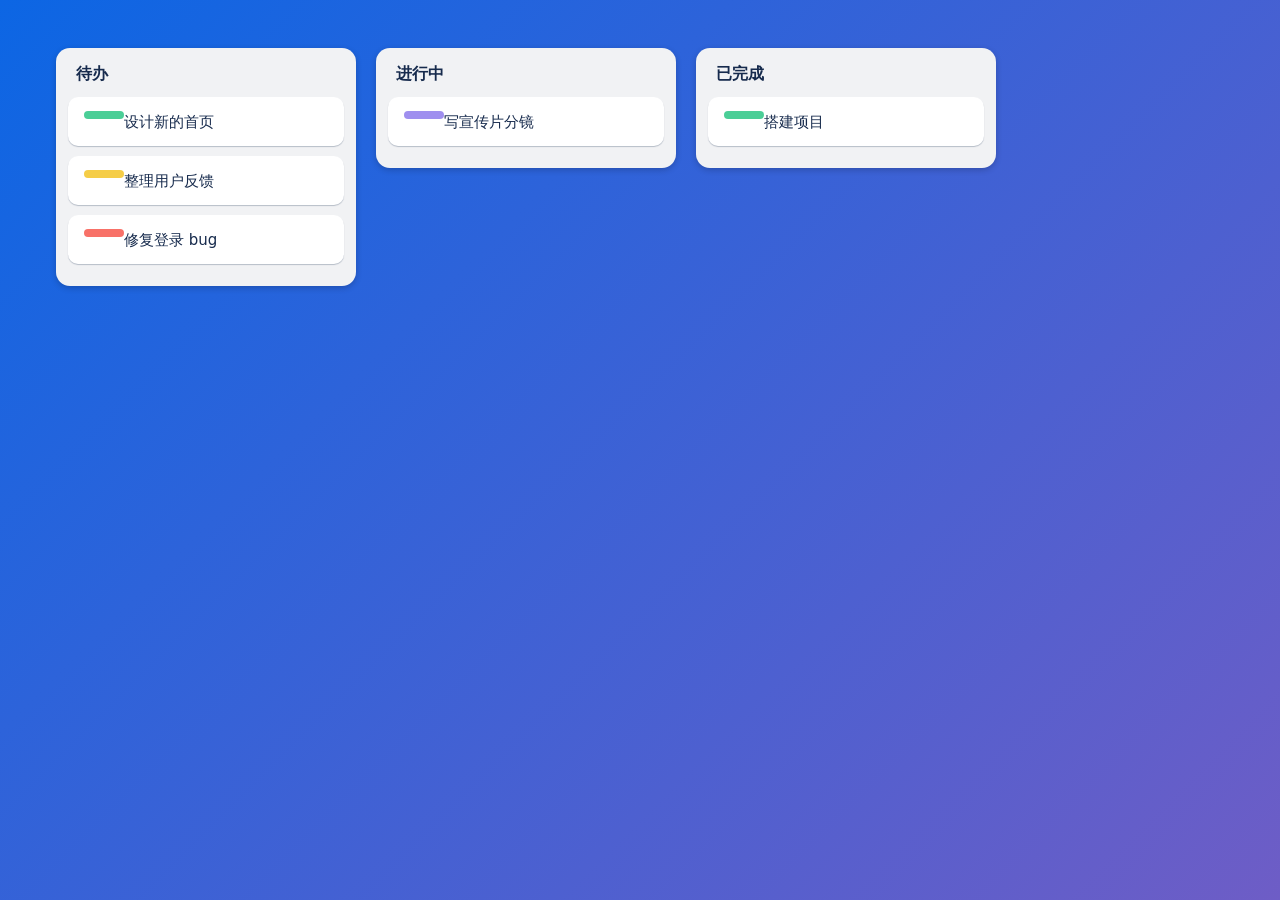
<file: demo-app/video/demo.html>
<!doctype html>
<html lang="zh-CN">
<head>
<meta charset="utf-8">
<title>Demo board</title>
<!--
  自带的演示页面（无依赖）：几列可拖拽卡片，用 Pointer 事件实现。
  类名与导演页 observe() 监听的一致：
    .drag-ghost（拖拽幽灵，will-change: transform）+ .lifted（拿起）/ .dropping（松手落位，0.2 s transform 过渡）
    .card-placeholder（占位，在列表间移动）
  注意：导演页用 dispatchEvent 派发的事件 isTrusted=false，这里不做 isTrusted 检查，也不用 setPointerCapture。
-->
<style>
  :root { --font: system-ui, sans-serif; }
  * { box-sizing: border-box; }
  html, body { margin: 0; height: 100%; }
  body { font-family: var(--font); background: linear-gradient(135deg, #0c66e4, #6e5dc6); display: flex; gap: 20px; padding: 48px 56px; align-items: flex-start; user-select: none; }
  .list { width: 300px; background: #f1f2f4; border-radius: 14px; padding: 12px; box-shadow: 0 2px 6px #0003; }
  .list h2 { margin: 4px 8px 12px; font-size: 16px; color: #172b4d; }
  .card { background: #fff; border-radius: 10px; padding: 14px 16px; margin-bottom: 10px; font-size: 15px; color: #172b4d; box-shadow: 0 1px 1px #091e4240; cursor: grab; }
  .card .tag { display: inline-block; width: 40px; height: 8px; border-radius: 4px; margin-bottom: 8px; background: var(--c, #4bce97); }
  .card-placeholder { height: 48px; border-radius: 10px; margin-bottom: 10px; background: #091e4224; }
  .drag-ghost { position: fixed; left: 0; top: 0; margin: 0; pointer-events: none; will-change: transform; z-index: 10; }
  .drag-ghost.lifted { box-shadow: 0 18px 36px #091e4259; }
  .drag-ghost.dropping { transition: transform .2s cubic-bezier(.2, .8, .2, 1); box-shadow: 0 1px 1px #091e4240; }
</style>
</head>
<body>
  <section class="list"><h2>待办</h2>
    <div class="card"><div class="tag"></div>设计新的首页</div>
    <div class="card"><div class="tag" style="--c:#f5cd47"></div>整理用户反馈</div>
    <div class="card"><div class="tag" style="--c:#f87168"></div>修复登录 bug</div>
  </section>
  <section class="list"><h2>进行中</h2>
    <div class="card"><div class="tag" style="--c:#9f8fef"></div>写宣传片分镜</div>
  </section>
  <section class="list"><h2>已完成</h2>
    <div class="card"><div class="tag"></div>搭建项目</div>
  </section>
<script>
  let drag = null; // { card, ghost, ph, dx, dy }
  const place = (g, x, y, rot) => { g.style.transform = `translate(${x}px, ${y}px) rotate(${rot}deg)`; };

  document.addEventListener('pointerdown', e => {
    const card = e.target.closest('.card');
    if (!card || drag) return;
    const r = card.getBoundingClientRect();
    const ghost = card.cloneNode(true);
    ghost.classList.add('drag-ghost');
    ghost.style.width = r.width + 'px';
    const ph = document.createElement('div');
    ph.className = 'card-placeholder';
    ph.style.height = r.height + 'px';
    card.replaceWith(ph);
    document.body.appendChild(ghost);
    drag = { card, ghost, ph, dx: e.clientX - r.left, dy: e.clientY - r.top };
    place(ghost, r.left, r.top, 0);
    requestAnimationFrame(() => { ghost.classList.add('lifted'); place(ghost, e.clientX - drag.dx, e.clientY - drag.dy, 3); });
  });

  document.addEventListener('pointermove', e => {
    if (!drag || drag.ghost.classList.contains('dropping')) return;
    place(drag.ghost, e.clientX - drag.dx, e.clientY - drag.dy, 3);
    // 按指针横坐标找列表，按纵坐标找插入位置
    const list = [...document.querySelectorAll('.list')].find(l => { const r = l.getBoundingClientRect(); return e.clientX >= r.left && e.clientX <= r.right; });
    if (!list) return;
    const before = [...list.querySelectorAll('.card')].find(c => { const r = c.getBoundingClientRect(); return e.clientY < r.top + r.height / 2; });
    if (before) { if (before.previousElementSibling !== drag.ph) list.insertBefore(drag.ph, before); }
    else if (list.lastElementChild !== drag.ph) list.appendChild(drag.ph);
  });

  document.addEventListener('pointerup', () => {
    if (!drag || drag.ghost.classList.contains('dropping')) return;
    const d = drag, r = d.ph.getBoundingClientRect();
    d.ghost.classList.remove('lifted');
    d.ghost.classList.add('dropping');
    place(d.ghost, r.left, r.top, 0);
    let done = false;
    const finish = () => { if (done) return; done = true; d.ph.replaceWith(d.card); d.ghost.remove(); drag = null; };
    d.ghost.addEventListener('transitionend', finish, { once: true });
    setTimeout(finish, 260); // 兜底：transitionend 丢失时也能收尾
  });
</script>
</body>
</html>
</file>
